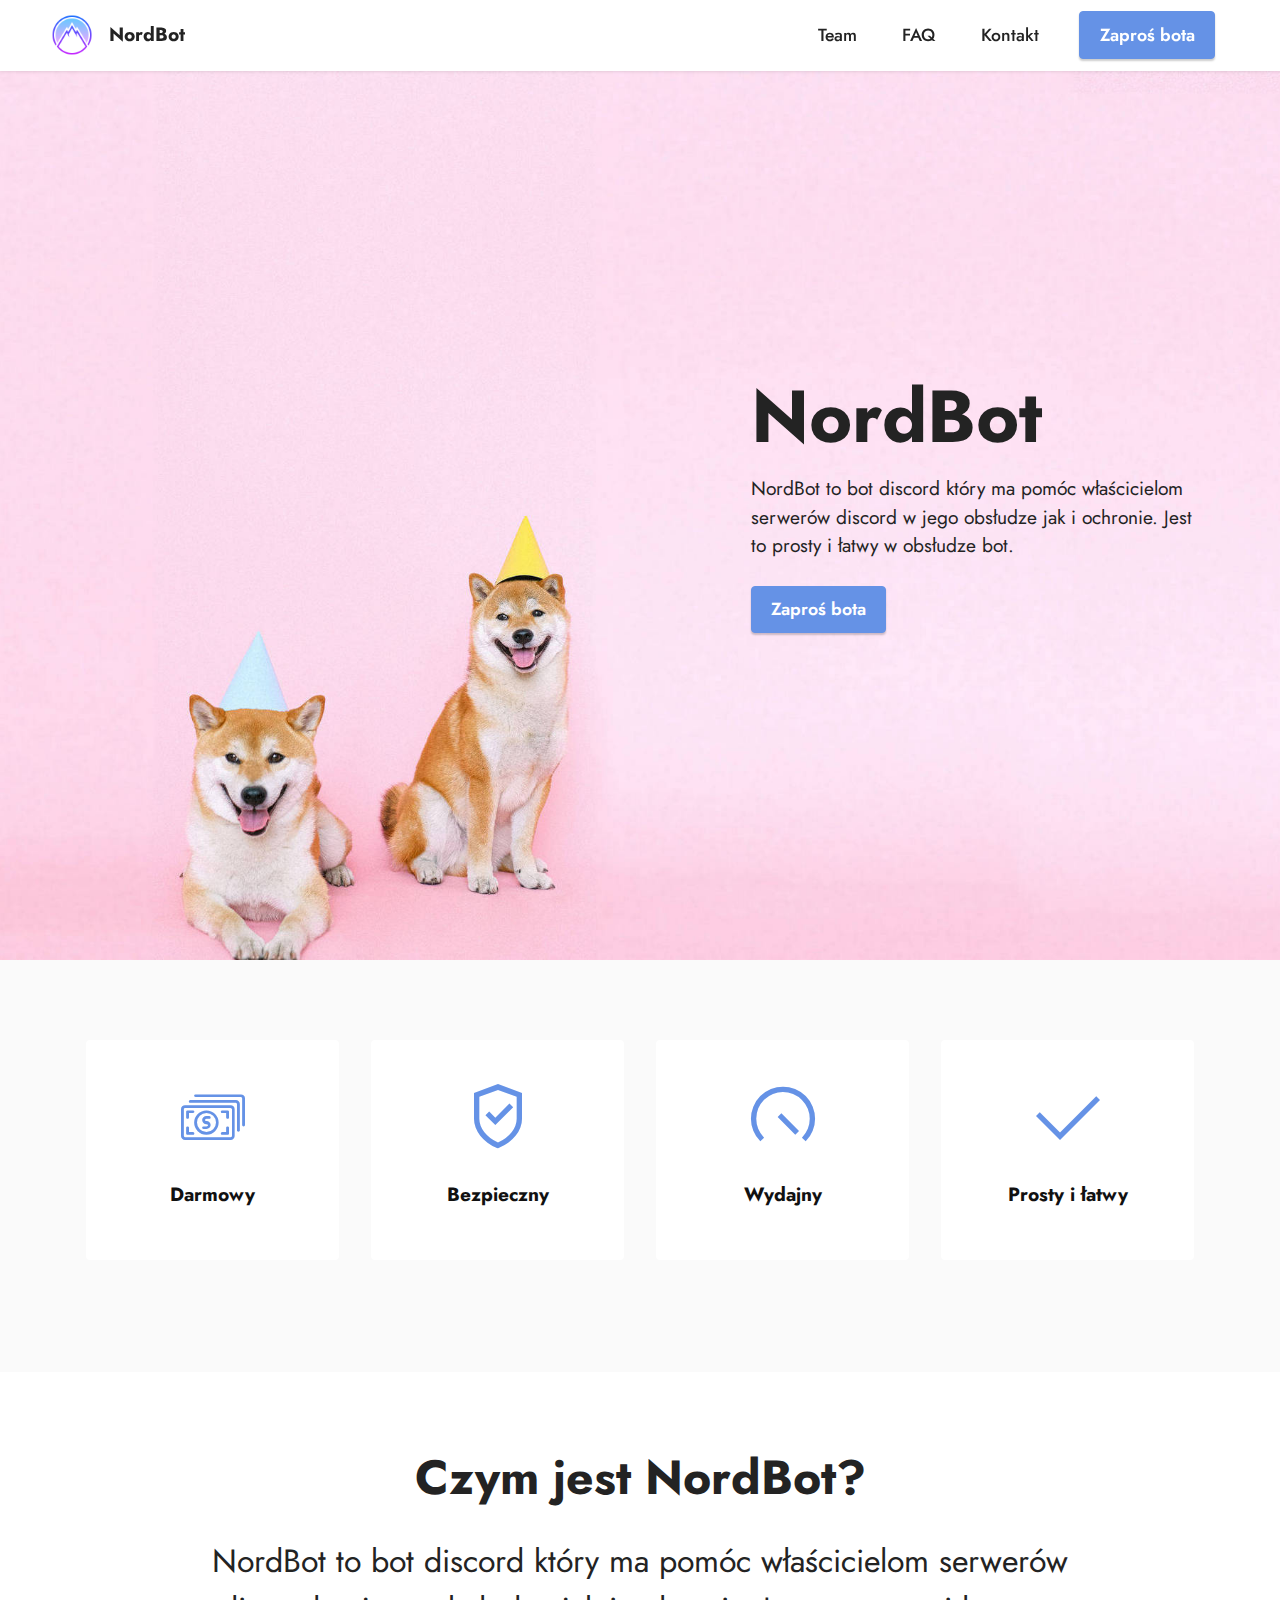
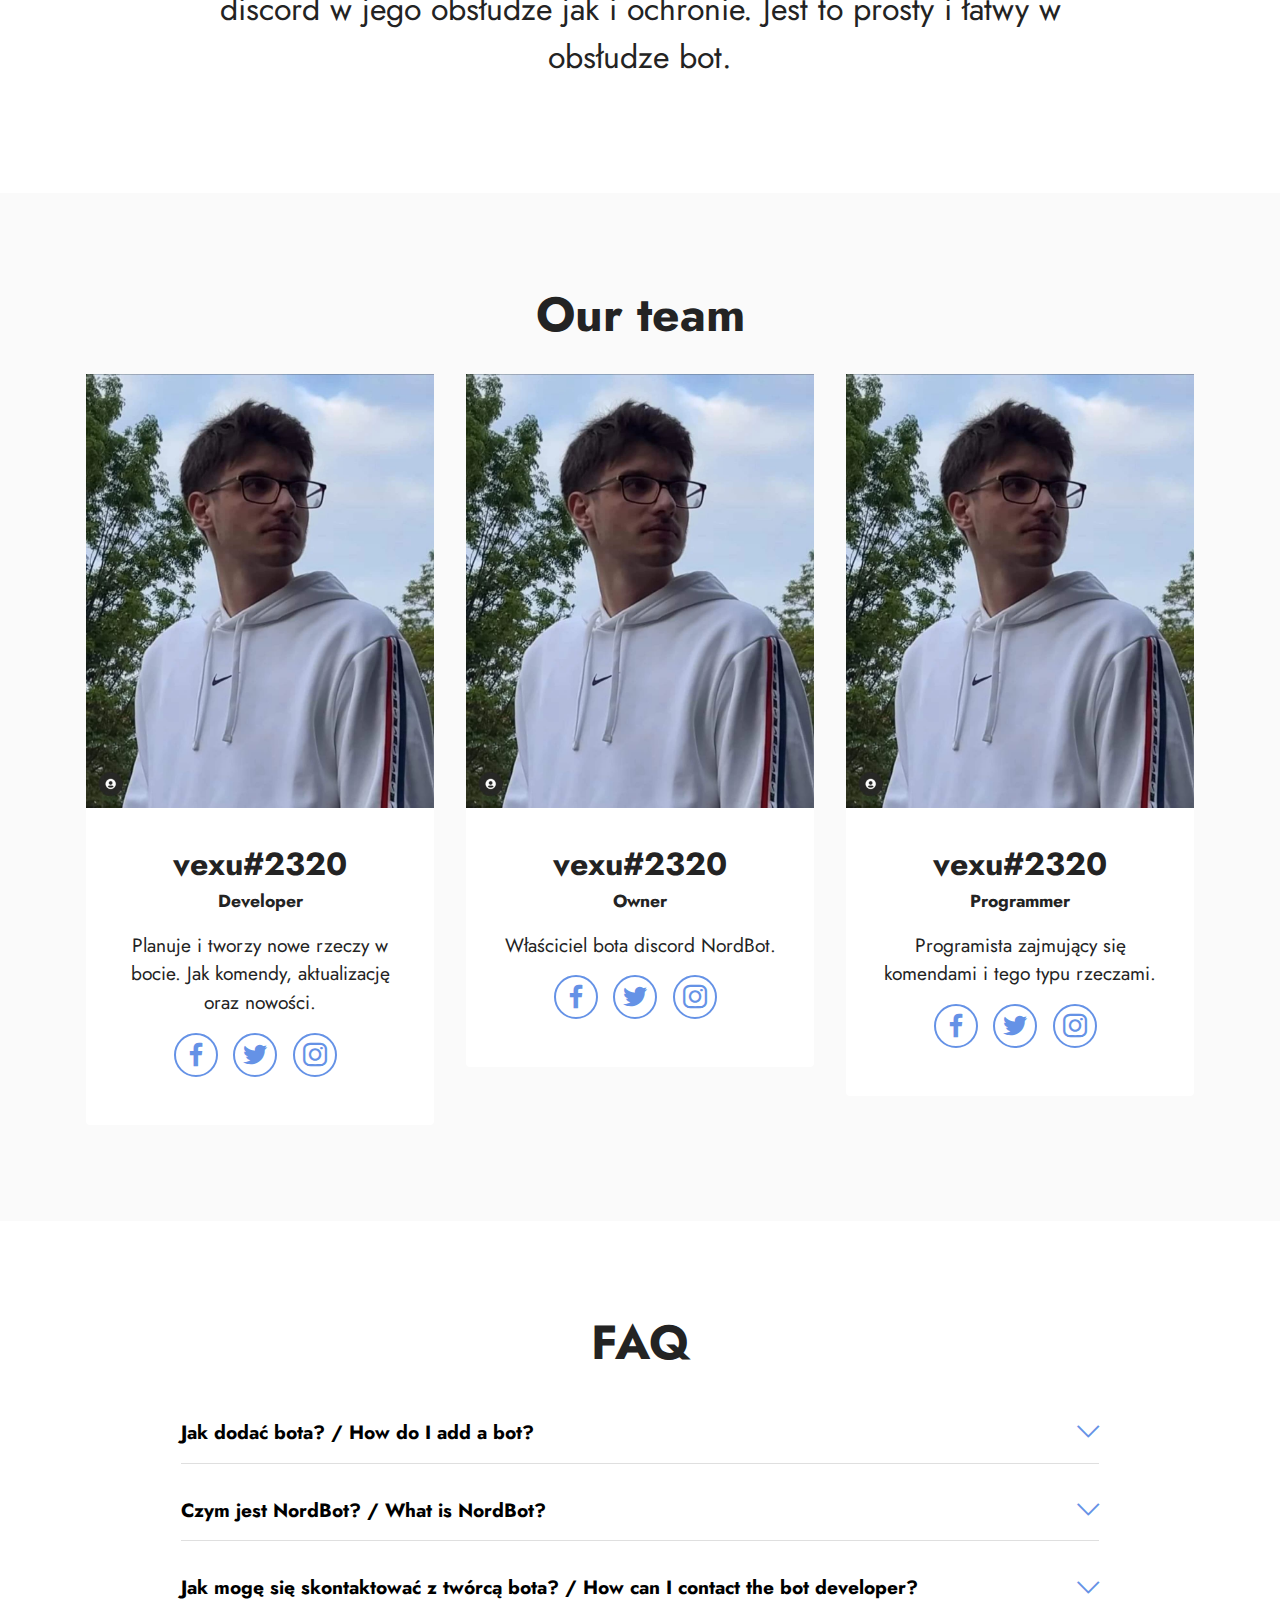
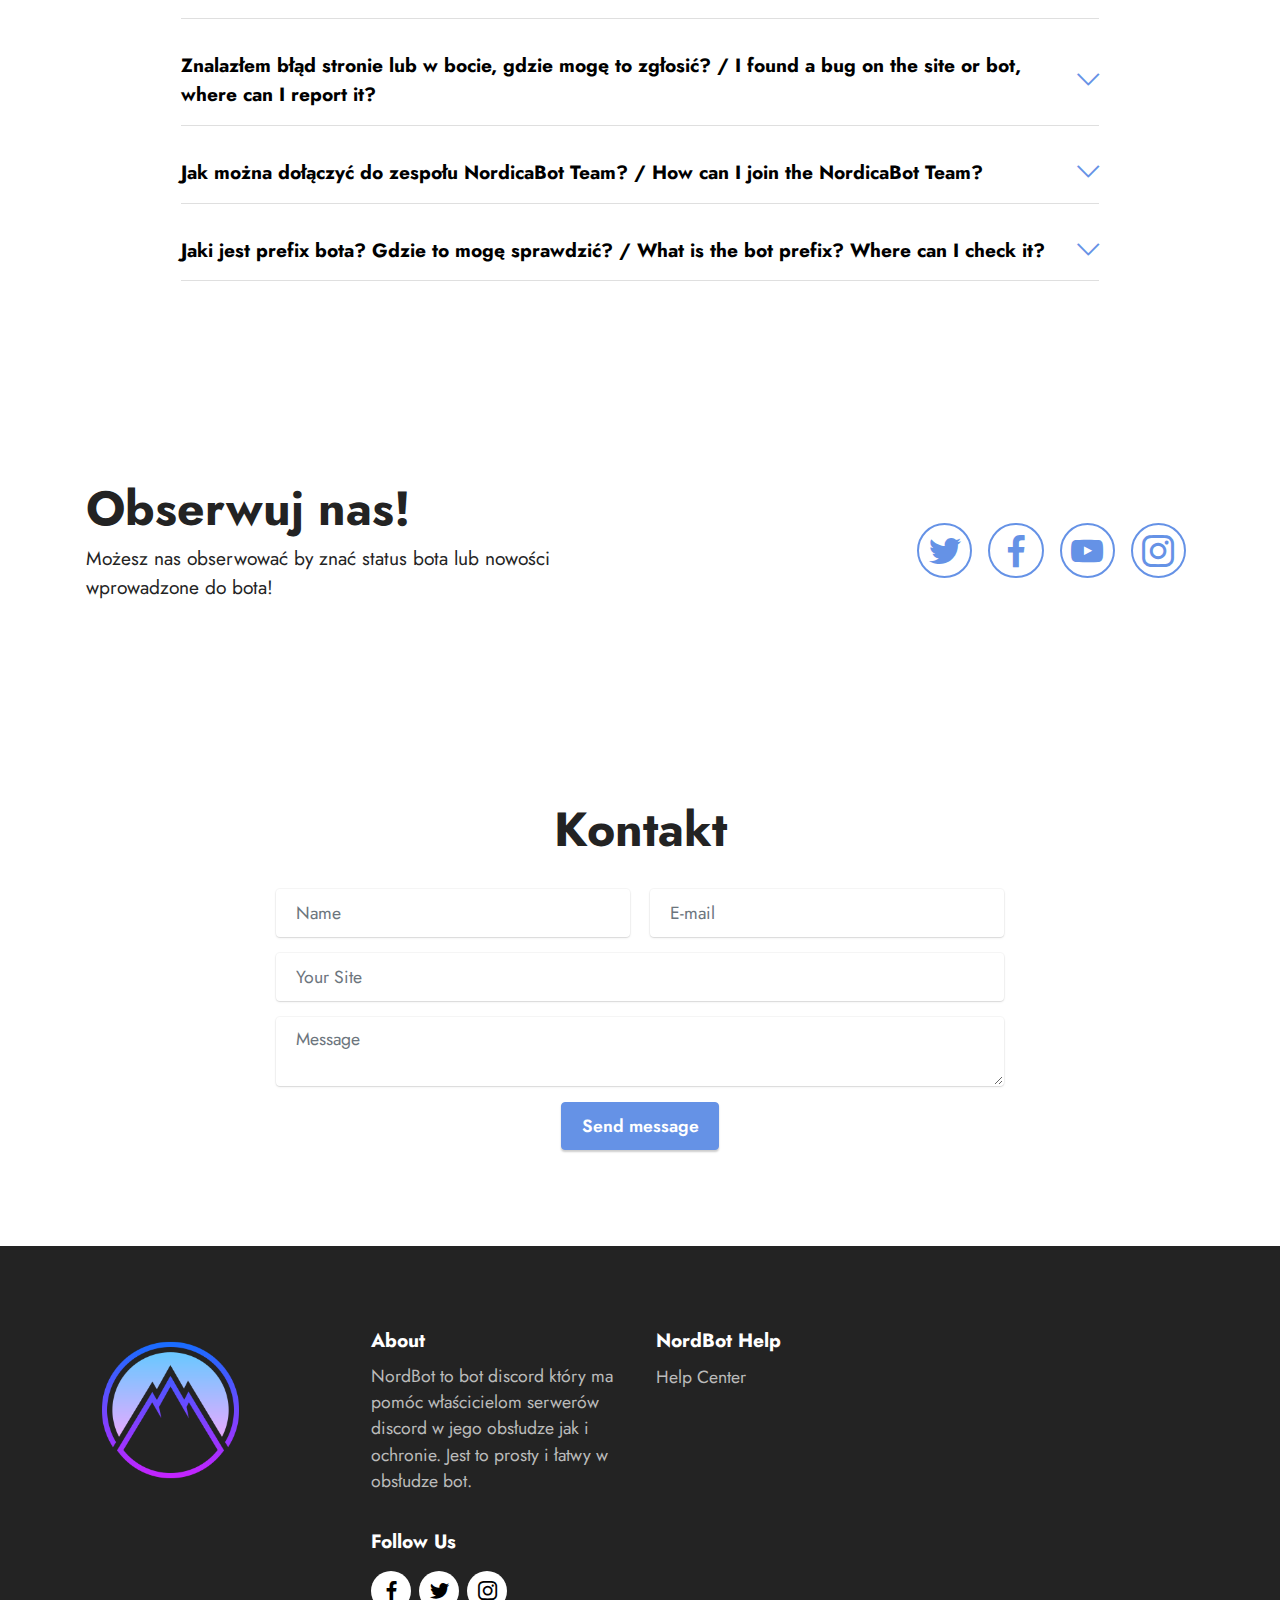
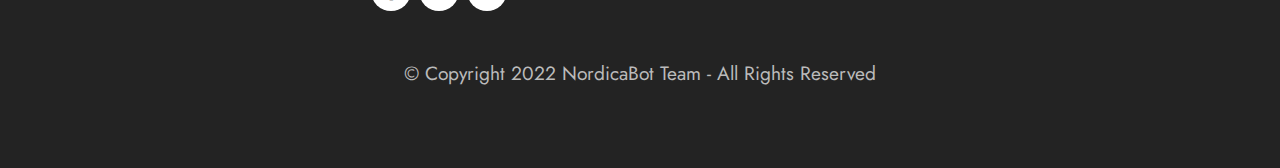
<file: index.html>
<!DOCTYPE html>
<html  >
<head>
  <!-- Site made with Mobirise Website Builder v5.6.8, https://mobirise.com -->
  <meta charset="UTF-8">
  <meta http-equiv="X-UA-Compatible" content="IE=edge">
  <meta name="generator" content="Mobirise v5.6.8, mobirise.com">
  <meta name="twitter:card" content="summary_large_image"/>
  <meta name="twitter:image:src" content="">
  <meta property="og:image" content="">
  <meta name="twitter:title" content="Home">
  <meta name="viewport" content="width=device-width, initial-scale=1, minimum-scale=1">
  <link rel="shortcut icon" href="assets/images/nord-bot.png" type="image/x-icon">
  <meta name="description" content="">
  
  
  <title>Home</title>
  <link rel="stylesheet" href="assets/web/assets/mobirise-icons2/mobirise2.css">
  <link rel="stylesheet" href="assets/web/assets/mobirise-icons/mobirise-icons.css">
  <link rel="stylesheet" href="assets/bootstrap/css/bootstrap.min.css">
  <link rel="stylesheet" href="assets/bootstrap/css/bootstrap-grid.min.css">
  <link rel="stylesheet" href="assets/bootstrap/css/bootstrap-reboot.min.css">
  <link rel="stylesheet" href="assets/dropdown/css/style.css">
  <link rel="stylesheet" href="assets/socicon/css/styles.css">
  <link rel="stylesheet" href="assets/theme/css/style.css">
  <link rel="preload" href="https://fonts.googleapis.com/css?family=Jost:100,200,300,400,500,600,700,800,900,100i,200i,300i,400i,500i,600i,700i,800i,900i&display=swap" as="style" onload="this.onload=null;this.rel='stylesheet'">
  <noscript><link rel="stylesheet" href="https://fonts.googleapis.com/css?family=Jost:100,200,300,400,500,600,700,800,900,100i,200i,300i,400i,500i,600i,700i,800i,900i&display=swap"></noscript>
  <link rel="preload" as="style" href="assets/mobirise/css/mbr-additional.css"><link rel="stylesheet" href="assets/mobirise/css/mbr-additional.css" type="text/css">
  
  
  
  
</head>
<body>
  
  <section data-bs-version="5.1" class="menu menu2 cid-t9lpayvU9u" once="menu" id="menu2-0">
    
    <nav class="navbar navbar-dropdown navbar-fixed-top navbar-expand-lg">
        <div class="container-fluid">
            <div class="navbar-brand">
                <span class="navbar-logo">
                    <a href="https://mobiri.se">
                        <img src="assets/images/nord-bot.png" alt="Mobirise Website Builder" style="height: 3rem;">
                    </a>
                </span>
                <span class="navbar-caption-wrap"><a class="navbar-caption text-black display-7" href="https://mobiri.se">NordBot</a></span>
            </div>
            <button class="navbar-toggler" type="button" data-toggle="collapse" data-bs-toggle="collapse" data-target="#navbarSupportedContent" data-bs-target="#navbarSupportedContent" aria-controls="navbarNavAltMarkup" aria-expanded="false" aria-label="Toggle navigation">
                <div class="hamburger">
                    <span></span>
                    <span></span>
                    <span></span>
                    <span></span>
                </div>
            </button>
            <div class="collapse navbar-collapse" id="navbarSupportedContent">
                <ul class="navbar-nav nav-dropdown" data-app-modern-menu="true"><li class="nav-item"><a class="nav-link link text-black text-primary display-4" href="index.html#team1-4">Team</a></li>
                    <li class="nav-item"><a class="nav-link link text-black text-primary display-4" href="index.html#content17-8">FAQ</a></li>
                    <li class="nav-item"><a class="nav-link link text-black text-primary display-4" href="index.html#form5-7">Kontakt</a>
                    </li></ul>
                
                <div class="navbar-buttons mbr-section-btn"><a class="btn btn-primary display-4" href="https://mobiri.se">Zaproś bota</a></div>
            </div>
        </div>
    </nav>
</section>

<section data-bs-version="5.1" class="header7 cid-t9lpfBzuc4 mbr-fullscreen" id="header7-1">

    

    
    

    <div class="text-right container">
        <div class="row justify-content-end">
            <div class="col-12 col-lg-5">
                <h1 class="mbr-section-title mbr-fonts-style mb-3 display-1"><strong>NordBot</strong></h1>
                
                <p class="mbr-text mbr-fonts-style display-7">NordBot to bot discord który ma pomóc właścicielom serwerów discord w jego obsłudze jak i ochronie. Jest to prosty i łatwy w obsłudze bot.<br></p>
                <div class="mbr-section-btn mt-3"><a class="btn btn-primary display-4" href="https://mobiri.se">Zaproś bota</a></div>
            </div>
        </div>
    </div>
</section>

<section data-bs-version="5.1" class="features1 cid-t9lppZAYHb" id="features2-2">

    

    
    
    <div class="container">
        <div class="row justify-content-center">
            <div class="col-12 col-md-6 col-lg-3">
                <div class="card-wrapper">
                    <div class="card-box align-center">
                        <span class="mbr-iconfont mbri-cash"></span>
                        <h4 class="card-title align-center mbr-black mbr-fonts-style display-7"><strong>Darmowy</strong></h4>
                    </div>
                </div>
            </div>
            <div class="col-12 col-md-6 col-lg-3">
                <div class="card-wrapper">
                    <div class="card-box align-center">
                        <span class="mbr-iconfont mobi-mbri-protect mobi-mbri"></span>
                        <h4 class="card-title align-center mbr-black mbr-fonts-style display-7"><strong>Bezpieczny</strong></h4>
                    </div>
                </div>
            </div>
            <div class="col-12 col-md-6 col-lg-3">
                <div class="card-wrapper">
                    <div class="card-box align-center">
                        <span class="mbr-iconfont mobi-mbri-speed mobi-mbri"></span>
                        <h4 class="card-title align-center mbr-black mbr-fonts-style display-7"><strong>Wydajny</strong></h4>
                    </div>
                </div>
            </div>
            <div class="col-12 col-md-6 col-lg-3">
                <div class="card-wrapper">
                    <div class="card-box align-center">
                        <span class="mbr-iconfont mobi-mbri-success mobi-mbri"></span>
                        <h4 class="card-title align-center mbr-black mbr-fonts-style display-7"><strong>Prosty i łatwy</strong></h4>
                    </div>
                </div>
            </div>
        </div>
    </div>
</section>

<section data-bs-version="5.1" class="content4 cid-t9lpBHsp1V" id="content4-3">
    

    
    
    <div class="container">
        <div class="row justify-content-center">
            <div class="title col-md-12 col-lg-10">
                <h3 class="mbr-section-title mbr-fonts-style align-center mb-4 display-2"><strong>Czym jest NordBot?</strong></h3>
                <h4 class="mbr-section-subtitle align-center mbr-fonts-style mb-4 display-5">NordBot to bot discord który ma pomóc właścicielom serwerów discord w jego obsłudze jak i ochronie. Jest to prosty i łatwy w obsłudze bot.</h4>
                
            </div>
        </div>
    </div>
</section>

<section data-bs-version="5.1" class="team1 cid-t9lpHSEsow" id="team1-4">
    

    
    
    <div class="container">
        <div class="row justify-content-center">
            <div class="col-12">
                <h3 class="mbr-section-title mbr-fonts-style align-center mb-4 display-2">
                    <strong>Our team</strong>
                </h3>
                
            </div>
            <div class="col-sm-6 col-lg-4">
                <div class="card-wrap">
                    <div class="image-wrap">
                        <img src="assets/images/281196917-1738765429794289-3897336322334501588-n.jpg" alt="Mobirise Website Builder">
                    </div>
                    <div class="content-wrap">
                        <h5 class="mbr-section-title card-title mbr-fonts-style align-center m-0 display-5"><strong>vexu#2320</strong></h5>
                        <h6 class="mbr-role mbr-fonts-style align-center mb-3 display-4"><strong>Developer</strong></h6>
                        <p class="card-text mbr-fonts-style align-center display-7">Planuje i tworzy nowe rzeczy w bocie. Jak komendy, aktualizację oraz nowości.</p>
                        <div class="social-row display-7">
                            <div class="soc-item">
                                <a href="http://google.com" target="_blank">
                                    <span class="mbr-iconfont socicon-facebook socicon"></span>
                                </a>
                            </div>
                            <div class="soc-item">
                                <a href="http://google.com" target="_blank">
                                    <span class="mbr-iconfont socicon-twitter socicon"></span>
                                </a>
                            </div>
                            <div class="soc-item">
                                <a href="http://google.com" target="_blank">
                                    <span class="mbr-iconfont socicon-instagram socicon"></span>
                                </a>
                            </div>
                            
                            
                        </div>
                        
                    </div>
                </div>
            </div>

            <div class="col-sm-6 col-lg-4">
                <div class="card-wrap">
                    <div class="image-wrap">
                        <img src="assets/images/281196917-1738765429794289-3897336322334501588-n.jpg" alt="Mobirise Website Builder">
                    </div>
                    <div class="content-wrap">
                        <h5 class="mbr-section-title card-title mbr-fonts-style align-center m-0 display-5"><strong>vexu#2320</strong></h5>
                        <h6 class="mbr-role mbr-fonts-style align-center mb-3 display-4"><strong>Owner</strong></h6>
                        <p class="card-text mbr-fonts-style align-center display-7">Właściciel bota discord NordBot.</p>
                        <div class="social-row display-7">
                            <div class="soc-item">
                                <a href="http://google.com" target="_blank">
                                    <span class="mbr-iconfont socicon-facebook socicon"></span>
                                </a>
                            </div>
                            <div class="soc-item">
                                <a href="http://google.com" target="_blank">
                                    <span class="mbr-iconfont socicon-twitter socicon"></span>
                                </a>
                            </div>
                            <div class="soc-item">
                                <a href="http://google.com" target="_blank">
                                    <span class="mbr-iconfont socicon-instagram socicon"></span>
                                </a>
                            </div>
                            
                            
                        </div>
                        
                    </div>
                </div>
            </div>

            <div class="col-sm-6 col-lg-4">
                <div class="card-wrap">
                    <div class="image-wrap">
                        <img src="assets/images/281196917-1738765429794289-3897336322334501588-n.jpg" alt="Mobirise Website Builder">
                    </div>
                    <div class="content-wrap">
                        <h5 class="mbr-section-title card-title mbr-fonts-style align-center m-0 display-5"><strong>vexu#2320</strong></h5>
                        <h6 class="mbr-role mbr-fonts-style align-center mb-3 display-4"><strong>Programmer</strong></h6>
                        <p class="card-text mbr-fonts-style align-center display-7">Programista zajmujący się komendami i tego typu rzeczami.</p>
                        <div class="social-row display-7">
                            <div class="soc-item">
                                <a href="http://google.com" target="_blank">
                                    <span class="mbr-iconfont socicon-facebook socicon"></span>
                                </a>
                            </div>
                            <div class="soc-item">
                                <a href="http://google.com" target="_blank">
                                    <span class="mbr-iconfont socicon-twitter socicon"></span>
                                </a>
                            </div>
                            <div class="soc-item">
                                <a href="http://google.com" target="_blank">
                                    <span class="mbr-iconfont socicon-instagram socicon"></span>
                                </a>
                            </div>
                            
                            
                        </div>
                        
                    </div>
                </div>
            </div>

            
        </div>
    </div>
</section>

<section data-bs-version="5.1" class="content17 cid-t9lpT4DgdT" id="content17-8">

    

    
    
    
    <div class="container">
        
            <div class="row justify-content-center">
                <div class="col-12 col-md-10">
                    <div class="section-head align-center mb-4">
                        <h3 class="mbr-section-title mb-0 mbr-fonts-style display-2"><strong>FAQ</strong>
                        </h3>
                        
                    </div>
                    
                    <div id="bootstrap-toggle" class="toggle-panel accordionStyles tab-content">
                        <div class="card mb-3">
                            <div class="card-header" role="tab" id="headingOne">
                                <a role="button" class="collapsed panel-title text-black" data-toggle="collapse" data-bs-toggle="collapse" data-core="" href="#collapse1_5" aria-expanded="false" aria-controls="collapse1">
                                    <h6 class="panel-title-edit mbr-fonts-style mb-0 display-7"><strong>Jak dodać bota? / How do I add a bot?</strong></h6>
                                    <span class="sign mbr-iconfont mbri-arrow-down"></span>
                                </a>
                            </div>
                            <div id="collapse1_5" class="panel-collapse noScroll collapse" role="tabpanel" aria-labelledby="headingOne">
                                <div class="panel-body">
                                    <p class="mbr-fonts-style panel-text display-7">Musisz kliknąć w przycisk lewo-górny Zaproś bota, przeniesie cię na stronę discord'a zapraszając bota na swój serwer!<br>You need to click on the left-top button Zaproś bota (Invite bot), it will take you to the discord page by inviting the bot to your server!<br></p>
                                </div>
                            </div>
                        </div>
                        <div class="card mb-3">
                            <div class="card-header" role="tab" id="headingTwo">
                                <a role="button" class="collapsed panel-title text-black" data-toggle="collapse" data-bs-toggle="collapse" data-core="" href="#collapse2_5" aria-expanded="false" aria-controls="collapse2">
                                    <h6 class="panel-title-edit mbr-fonts-style mb-0 display-7"><strong>Czym jest NordBot? / What is NordBot?</strong></h6>
                                    <span class="sign mbr-iconfont mbri-arrow-down"></span>
                                </a>

                            </div>
                            <div id="collapse2_5" class="panel-collapse noScroll collapse" role="tabpanel" aria-labelledby="headingTwo">
                                <div class="panel-body">
                                    <p class="mbr-fonts-style panel-text display-7">NordBot to bot discord który ma pomóc właścicielom serwerów discord w jego obsłudze jak i ochronie. Jest to prosty i łatwy w obsłudze bot!<br>NordBot is a discord bot that is supposed to help owners of discord servers in its operation and protection. It is a simple and easy to use bot!<br></p>
                                </div>
                            </div>
                        </div>
                        <div class="card mb-3">
                            <div class="card-header" role="tab" id="headingThree">
                                <a role="button" class="collapsed panel-title text-black" data-toggle="collapse" data-bs-toggle="collapse" data-core="" href="#collapse3_5" aria-expanded="false" aria-controls="collapse3">
                                    <h6 class="panel-title-edit mbr-fonts-style mb-0 display-7"><strong>Jak mogę się skontaktować z twórcą bota? / How can I contact the bot developer?</strong></h6>
                                    <span class="sign mbr-iconfont mbri-arrow-down"></span>
                                </a>
                            </div>
                            <div id="collapse3_5" class="panel-collapse noScroll collapse" role="tabpanel" aria-labelledby="headingThree">
                                <div class="panel-body">
                                    <p class="mbr-fonts-style panel-text display-7">By się skontaktować z twórcą bota, musisz mnie zaprosić na discord vexu#2320 i zaczekać aż zaakceptuj i napisz swój problem, prośbę itp!<br>To contact the creator of the bot, you need to invite me to discord vexu#2320 and wait until you accept and write your problem, request, etc!<br></p>
                                </div>
                            </div>
                        </div>
                        <div class="card mb-3">
                            <div class="card-header" role="tab" id="headingThree">
                                <a role="button" class="collapsed panel-title text-black" data-toggle="collapse" data-bs-toggle="collapse" data-core="" href="#collapse4_5" aria-expanded="false" aria-controls="collapse4">
                                    <h6 class="panel-title-edit mbr-fonts-style mb-0 display-7"><strong>Znalazłem błąd stronie lub w bocie, gdzie mogę to zgłosić? / I found a bug on the site or bot, where can I report it?</strong></h6>
                                    <span class="sign mbr-iconfont mbri-arrow-down"></span>
                                </a>
                            </div>
                            <div id="collapse4_5" class="panel-collapse noScroll collapse" role="tabpanel" aria-labelledby="headingThree">
                                <div class="panel-body">
                                    <p class="mbr-fonts-style panel-text display-7">Zgłoś to na discordzie bota lub do mnie vexu#2320!<br>Report it on the discord bot or to me vexu#2320!<br></p>
                                </div>
                            </div>
                        </div>
                        <div class="card mb-3">
                            <div class="card-header" role="tab" id="headingThree">
                                <a role="button" class="collapsed panel-title text-black" data-toggle="collapse" data-bs-toggle="collapse" data-core="" href="#collapse5_5" aria-expanded="false" aria-controls="collapse5">
                                   <h6 class="panel-title-edit mbr-fonts-style mb-0 display-7"><strong>Jak można dołączyć do zespołu NordicaBot Team? / How can I join the NordicaBot Team?</strong></h6>
                                        <span class="mbr-iconfont mobi-mbri-arrow-down mobi-mbri"></span>
                                </a>
                            </div>
                            <div id="collapse5_5" class="panel-collapse noScroll collapse" role="tabpanel" aria-labelledby="headingThree">
                                <div class="panel-body">
                                    <p class="mbr-fonts-style panel-text display-7">Musisz napisać podanie na discordzie bota. Na tą chwile jeszcze nie ma serwera bota discord, jednakże za niedługo się pojawi i będziesz mógł zgłosić się na ochotnika!<br>You need to write an application on the bot discord. At the moment there is no discord bot server yet, but it will appear soon and you will be able to volunteer!<br></p>
                                </div>
                            </div>
                        </div>
                        <div class="card mb-3">
                            <div class="card-header" role="tab" id="headingThree">
                                <a role="button" class="collapsed panel-title text-black" data-toggle="collapse" data-bs-toggle="collapse" data-core="" href="#collapse6_5" aria-expanded="false" aria-controls="collapse6">
                                    <h6 class="panel-title-edit mbr-fonts-style mb-0 display-7"><strong>Jaki jest prefix bota? Gdzie to mogę sprawdzić? /&nbsp;</strong><strong>What is the bot prefix? Where can I check it?</strong></h6>
                                    <span class="mbr-iconfont mobi-mbri-arrow-down mobi-mbri"></span>
                                </a>
                            </div>
                            <div id="collapse6_5" class="panel-collapse noScroll collapse" role="tabpanel" aria-labelledby="headingThree">
                                <div class="panel-body">
                                    <p class="mbr-fonts-style panel-text display-7">Prefix bota domyślny to [ n# ]. Gdyby zaszła zmiana prefixu poinformujemy o tym na wszystkich naszych mediach spółeczniościowym, ale będziesz mógł to zobaczyć w informacji o koncie bota discord. By to zobaczyć kliknij w niego [lewy przycisk myszy] i powinno być O MNIE.&nbsp;<br>The default bot prefix is [ n# ]. If there is a change in the prefix, we will inform you about it on all our social media, but you will be able to see it in the discord bot account information. To see it, click on it [left mouse button] and it should be About ME.&nbsp;<br></p>
                                </div>
                            </div>
                        </div>
                    </div>
                </div>
            </div>
        </div>
</section>

<section data-bs-version="5.1" class="contacts4 cid-t9lpKnYfZL" id="contacts4-5">

    

    
    

    <div class="container">
        <div class="row align-items-center justify-content-center">
            <div class="text-content col-12 col-md-6">
                <h2 class="mbr-section-title mbr-fonts-style display-2"><strong>Obserwuj nas!</strong></h2>
                <p class="mbr-text mbr-fonts-style display-7">Możesz nas obserwować by znać status bota lub nowości wprowadzone do bota!</p>
            </div>
            <div class="icons d-flex align-items-center col-12 col-md-6 justify-content-end mt-md-0 mt-2 flex-wrap">
                <a href="http://google.com" target="_blank">
                    <span class="mbr-iconfont mbr-iconfont-social socicon-twitter socicon"></span>
                </a>
                <a href="http://google.com" target="_blank">
                    <span class="mbr-iconfont mbr-iconfont-social socicon-facebook socicon"></span>
                </a>
                <a href="http://google.com" target="_blank">
                    <span class="mbr-iconfont mbr-iconfont-social socicon-youtube socicon"></span>
                </a>
                <a href="http://google.com" target="_blank">
                    <span class="mbr-iconfont mbr-iconfont-social socicon-instagram socicon"></span>
                </a>
                
                
                
                
                
                
            </div>
        </div>
    </div>
    
</section>

<section data-bs-version="5.1" class="form5 cid-t9lpRhx2iy" id="form5-7">
    
    
    <div class="container">
        <div class="mbr-section-head">
            <h3 class="mbr-section-title mbr-fonts-style align-center mb-0 display-2"><strong>Kontakt</strong></h3>
            
        </div>
        <div class="row justify-content-center mt-4">
            <div class="col-lg-8 mx-auto mbr-form" data-form-type="formoid">
                <form action="https://mobirise.eu/" method="POST" class="mbr-form form-with-styler" data-form-title="Form Name"><input type="hidden" name="email" data-form-email="true" value="Y2eu6hB381dIrXw4+r9SrgxXtjNBj6J487maNdgkOqf6zP/crswglbX0rqKL3zP3z4g1MsshTyFxmiiLcEE5I6oh1Lq+pIEfhPoFq4LlTG+dd9xBn9mAkcUaHPJtRcP4">
                    <div class="row">
                        <div hidden="hidden" data-form-alert="" class="alert alert-success col-12">Thanks for filling out the form!</div>
                        <div hidden="hidden" data-form-alert-danger="" class="alert alert-danger col-12">
                            Oops...! some problem!
                        </div>
                    </div>
                    <div class="dragArea row">
                        <div class="col-md col-sm-12 form-group mb-3" data-for="name">
                            <input type="text" name="name" placeholder="Name" data-form-field="name" class="form-control" value="" id="name-form5-7">
                        </div>
                        <div class="col-md col-sm-12 form-group mb-3" data-for="email">
                            <input type="email" name="email" placeholder="E-mail" data-form-field="email" class="form-control" value="" id="email-form5-7">
                        </div>
                        <div class="col-12 form-group mb-3" data-for="url">
                            <input type="url" name="url" placeholder="Your Site" data-form-field="url" class="form-control" value="" id="url-form5-7">
                        </div>
                        <div class="col-12 form-group mb-3" data-for="textarea">
                            <textarea name="textarea" placeholder="Message" data-form-field="textarea" class="form-control" id="textarea-form5-7"></textarea>
                        </div>
                        <div class="col-lg-12 col-md-12 col-sm-12 align-center mbr-section-btn">
                            <button type="submit" class="btn btn-primary display-4">Send message</button>
                        </div>
                    </div>
                </form>
            </div>
        </div>
    </div>
</section>

<section data-bs-version="5.1" class="footer4 cid-t9lpOtEq6m" once="footers" id="footer4-6">

    

    
    
    <div class="container">
        <div class="row mbr-white">
            <div class="col-6 col-lg-3">
                <div class="media-wrap col-md-8 col-12">
                    <a href="https://mobiri.se/">
                        <img src="assets/images/nord-bot.png" alt="Mobirise Website Builder">
                    </a>
                </div>
            </div>
            <div class="col-12 col-md-6 col-lg-3">
                <h5 class="mbr-section-subtitle mbr-fonts-style mb-2 display-7">
                    <strong>About</strong>
                </h5>
                <p class="mbr-text mbr-fonts-style mb-4 display-4">NordBot to bot discord który ma pomóc właścicielom serwerów discord w jego obsłudze jak i ochronie. Jest to prosty i łatwy w obsłudze bot.</p>
                <h5 class="mbr-section-subtitle mbr-fonts-style mb-3 display-7">
                    <strong>Follow Us</strong>
                </h5>
                <div class="social-row display-7">
                    <div class="soc-item">
                        <a href="http://google.com" target="_blank">
                            <span class="mbr-iconfont socicon-facebook socicon"></span>
                        </a>
                    </div>
                    <div class="soc-item">
                        <a href="http://google.com" target="_blank">
                            <span class="mbr-iconfont socicon-twitter socicon"></span>
                        </a>
                    </div>
                    <div class="soc-item">
                        <a href="http://google.com" target="_blank">
                            <span class="mbr-iconfont socicon-instagram socicon"></span>
                        </a>
                    </div>
                    
                </div>
            </div>
            <div class="col-12 col-md-6 col-lg-3">
                <h5 class="mbr-section-subtitle mbr-fonts-style mb-2 display-7"><strong>NordBot Help</strong></h5>
                <ul class="list mbr-fonts-style display-4">
                    <li class="mbr-text item-wrap">Help Center</li>
                    <li class="mbr-text item-wrap"><br></li>
                </ul>
            </div>
            <div class="col-12 col-md-6 col-lg-3">
                <h5 class="mbr-section-subtitle mbr-fonts-style mb-2 display-7"></h5>
                <ul class="list mbr-fonts-style display-4">
                    <li class="mbr-text item-wrap"><br></li>
                </ul>
            </div>
            <div class="col-12 mt-4">
                <p class="mbr-text mb-0 mbr-fonts-style copyright align-center display-7">
                    © Copyright 2022 NordicaBot Team - All Rights Reserved
                </p>
            </div>
        </div>
    </div>
  
  
</body>
</html>
</file>
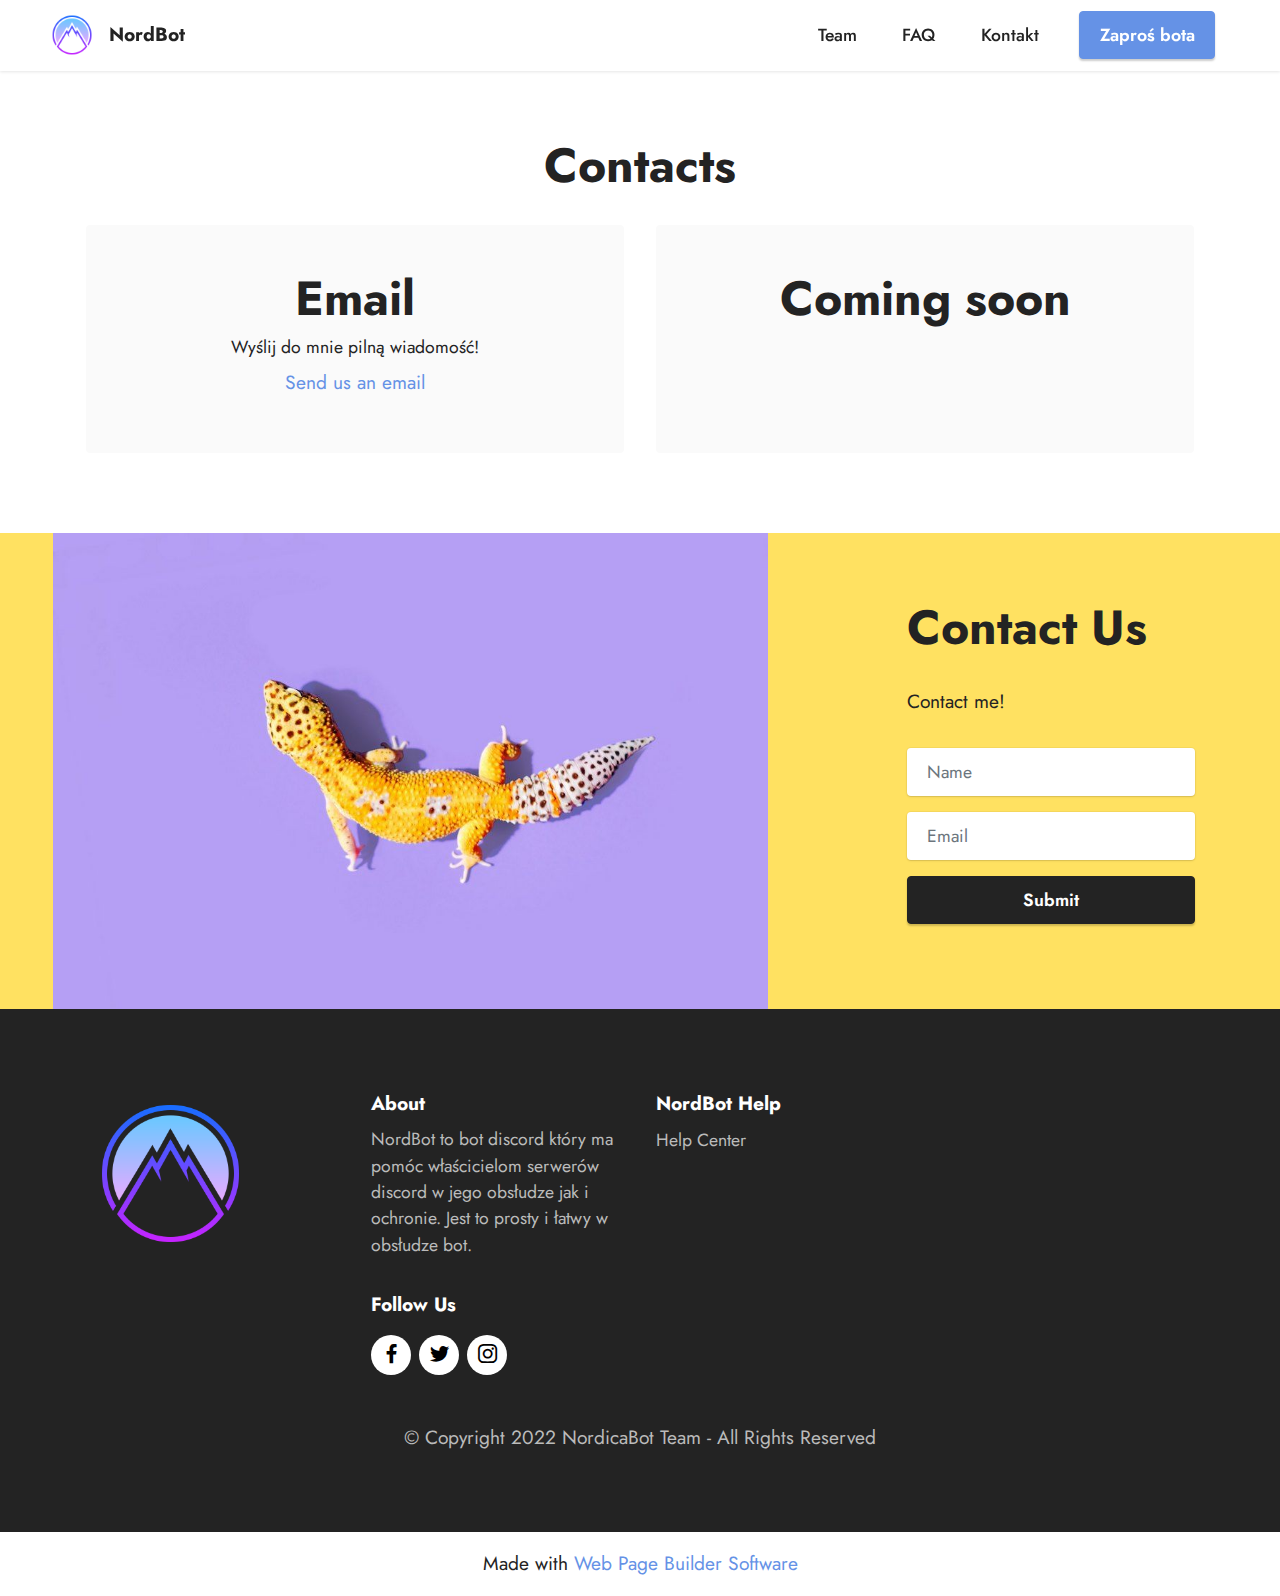
<file: helpcenter.html>
<!DOCTYPE html>
<html  >
<head>
  <!-- Site made with Mobirise Website Builder v5.6.8, https://mobirise.com -->
  <meta charset="UTF-8">
  <meta http-equiv="X-UA-Compatible" content="IE=edge">
  <meta name="generator" content="Mobirise v5.6.8, mobirise.com">
  <meta name="twitter:card" content="summary_large_image"/>
  <meta name="twitter:image:src" content="">
  <meta property="og:image" content="">
  <meta name="twitter:title" content="Help Center">
  <meta name="viewport" content="width=device-width, initial-scale=1, minimum-scale=1">
  <link rel="shortcut icon" href="assets/images/nord-bot.png" type="image/x-icon">
  <meta name="description" content="">
  
  
  <title>Help Center</title>
  <link rel="stylesheet" href="assets/web/assets/mobirise-icons2/mobirise2.css">
  <link rel="stylesheet" href="assets/bootstrap/css/bootstrap.min.css">
  <link rel="stylesheet" href="assets/bootstrap/css/bootstrap-grid.min.css">
  <link rel="stylesheet" href="assets/bootstrap/css/bootstrap-reboot.min.css">
  <link rel="stylesheet" href="assets/dropdown/css/style.css">
  <link rel="stylesheet" href="assets/socicon/css/styles.css">
  <link rel="stylesheet" href="assets/theme/css/style.css">
  <link rel="preload" href="https://fonts.googleapis.com/css2?family=Jost:ital,wght@0,400;0,700;1,400;1,700&display=swap&display=swap" as="style" onload="this.onload=null;this.rel='stylesheet'">
  <noscript><link rel="stylesheet" href="https://fonts.googleapis.com/css2?family=Jost:ital,wght@0,400;0,700;1,400;1,700&display=swap&display=swap"></noscript>
  <link rel="preload" as="style" href="assets/mobirise/css/mbr-additional.css"><link rel="stylesheet" href="assets/mobirise/css/mbr-additional.css" type="text/css">
  
  
  
  
</head>
<body>
  
  <section data-bs-version="5.1" class="menu menu2 cid-t9lpayvU9u" once="menu" id="menu2-9">
    
    <nav class="navbar navbar-dropdown navbar-fixed-top navbar-expand-lg">
        <div class="container-fluid">
            <div class="navbar-brand">
                <span class="navbar-logo">
                    <a href="https://mobiri.se">
                        <img src="assets/images/nord-bot.png" alt="Mobirise Website Builder" style="height: 3rem;">
                    </a>
                </span>
                <span class="navbar-caption-wrap"><a class="navbar-caption text-black display-7" href="https://mobiri.se">NordBot</a></span>
            </div>
            <button class="navbar-toggler" type="button" data-toggle="collapse" data-bs-toggle="collapse" data-target="#navbarSupportedContent" data-bs-target="#navbarSupportedContent" aria-controls="navbarNavAltMarkup" aria-expanded="false" aria-label="Toggle navigation">
                <div class="hamburger">
                    <span></span>
                    <span></span>
                    <span></span>
                    <span></span>
                </div>
            </button>
            <div class="collapse navbar-collapse" id="navbarSupportedContent">
                <ul class="navbar-nav nav-dropdown" data-app-modern-menu="true"><li class="nav-item"><a class="nav-link link text-black display-4" href="https://mobiri.se">Team</a></li>
                    <li class="nav-item"><a class="nav-link link text-black display-4" href="https://mobiri.se">FAQ</a></li>
                    <li class="nav-item"><a class="nav-link link text-black display-4" href="https://mobiri.se">Kontakt</a>
                    </li></ul>
                
                <div class="navbar-buttons mbr-section-btn"><a class="btn btn-primary display-4" href="https://mobiri.se">Zaproś bota</a></div>
            </div>
        </div>
    </nav>
</section>

<section data-bs-version="5.1" class="contacts1 cid-t9lxHivfr0" id="contacts1-b">

    

    
    
    <div class="container">
        <div class="mbr-section-head">
            <h3 class="mbr-section-title mbr-fonts-style align-center mb-0 display-2">
                <strong>Contacts</strong>
            </h3>
            <h4 class="mbr-section-subtitle mbr-fonts-style align-center mb-0 mt-2 display-5"></h4>
        </div>
        <div class="row justify-content-center mt-4">
            <div class="card col-12 col-lg-6">
                <div class="card-wrapper">
                    <div class="card-box align-center">
                        <div class="image-wrapper">
                            
                        </div>
                        <h4 class="card-title mbr-fonts-style mb-2 display-2">
                            <strong>Email</strong>
                        </h4>
                        <p class="mbr-text mbr-fonts-style mb-2 display-4">Wyślij do mnie pilną wiadomość!</p>
                        <h5 class="link mbr-fonts-style display-7"><a href="mailto:nordicaboteam@proton.me" class="text-primary">Send us an
                                email</a>
                        </h5>
                    </div>
                </div>
            </div>
            <div class="card col-12 col-lg-6">
                <div class="card-wrapper">
                    <div class="card-box align-center">
                        <div class="image-wrapper">
                            
                        </div>
                        <h4 class="card-title mbr-fonts-style align-center mb-2 display-2"><strong>Coming soon</strong></h4>
                        <p class="mbr-text mbr-fonts-style mb-2 display-4"></p>
                        <h5 class="link mbr-black mbr-fonts-style display-7"></h5>
                    </div>
                </div>
            </div>
        </div>
    </div>
</section>

<section data-bs-version="5.1" class="form3 cid-t9lxTCfdCn" id="form3-c">

    

    

    <div class="container-fluid">
        <div class="row justify-content-center">
            <div class="col-lg-7 col-12">
                <div class="image-wrapper">
                    <img class="w-100" src="assets/images/features6.jpg" alt="Mobirise Website Builder">
                </div>
            </div>
            <div class="col-lg-3 offset-lg-1 mbr-form" data-form-type="formoid">
                <form action="https://mobirise.eu/" method="POST" class="mbr-form form-with-styler" data-form-title="Form Name"><input type="hidden" name="email" data-form-email="true" value="J75FsZLO7W/k25weIrn18Nfi+pWPNagWdjL6WB6J+HiDz30MrUDmsHMcdcCepveWM3L6vUiX6pyIikc/SSfnpeybryWVHm5nqK5HHUHKfkPIlcAxIFKlfWhgwQ7+veVa">
                    <div class="row">
                        <div hidden="hidden" data-form-alert="" class="alert alert-success col-12">Thanks for filling out the form!</div>
                        <div hidden="hidden" data-form-alert-danger="" class="alert alert-danger col-12">
                            Oops...! some problem!
                        </div>
                    </div>
                    <div class="dragArea row">
                        <div class="col-lg-12 col-md-12 col-sm-12">
                            <h1 class="mbr-section-title mb-4 display-2">
                                <strong>Contact Us</strong>
                            </h1>
                        </div>
                        <div class="col-lg-12 col-md-12 col-sm-12">
                            <p class="mbr-text mbr-fonts-style mb-4 display-7">Contact me!</p>
                        </div>
                        <div data-for="name" class="col-lg-12 col-md col-sm-12 form-group mb-3">
                            <input type="text" name="name" placeholder="Name" data-form-field="name" class="form-control" value="" id="name-form3-c">
                        </div>
                        <div class="col-lg-12 col-md col-sm-12 form-group mb-3" data-for="email">
                            <input type="email" name="email" placeholder="Email" data-form-field="email" class="form-control" value="" id="email-form3-c">
                        </div>
                        <div class="col-md-auto col-12 mbr-section-btn">
                            <button type="submit" class="btn btn-black display-4">Submit</button>
                        </div>
                    </div>
                </form>
            </div>
            <div class="offset-lg-1"></div>
        </div>
    </div>
</section>

<section data-bs-version="5.1" class="footer4 cid-t9lpOtEq6m" once="footers" id="footer4-a">

    

    
    
    <div class="container">
        <div class="row mbr-white">
            <div class="col-6 col-lg-3">
                <div class="media-wrap col-md-8 col-12">
                    <a href="https://mobiri.se/">
                        <img src="assets/images/nord-bot.png" alt="Mobirise Website Builder">
                    </a>
                </div>
            </div>
            <div class="col-12 col-md-6 col-lg-3">
                <h5 class="mbr-section-subtitle mbr-fonts-style mb-2 display-7">
                    <strong>About</strong>
                </h5>
                <p class="mbr-text mbr-fonts-style mb-4 display-4">NordBot to bot discord który ma pomóc właścicielom serwerów discord w jego obsłudze jak i ochronie. Jest to prosty i łatwy w obsłudze bot.</p>
                <h5 class="mbr-section-subtitle mbr-fonts-style mb-3 display-7">
                    <strong>Follow Us</strong>
                </h5>
                <div class="social-row display-7">
                    <div class="soc-item">
                        <a href="http://google.com" target="_blank">
                            <span class="mbr-iconfont socicon-facebook socicon"></span>
                        </a>
                    </div>
                    <div class="soc-item">
                        <a href="http://google.com" target="_blank">
                            <span class="mbr-iconfont socicon-twitter socicon"></span>
                        </a>
                    </div>
                    <div class="soc-item">
                        <a href="http://google.com" target="_blank">
                            <span class="mbr-iconfont socicon-instagram socicon"></span>
                        </a>
                    </div>
                    
                </div>
            </div>
            <div class="col-12 col-md-6 col-lg-3">
                <h5 class="mbr-section-subtitle mbr-fonts-style mb-2 display-7"><strong>NordBot Help</strong></h5>
                <ul class="list mbr-fonts-style display-4">
                    <li class="mbr-text item-wrap">Help Center</li>
                    <li class="mbr-text item-wrap"><br></li>
                </ul>
            </div>
            <div class="col-12 col-md-6 col-lg-3">
                <h5 class="mbr-section-subtitle mbr-fonts-style mb-2 display-7"></h5>
                <ul class="list mbr-fonts-style display-4">
                    <li class="mbr-text item-wrap"><br></li>
                </ul>
            </div>
            <div class="col-12 mt-4">
                <p class="mbr-text mb-0 mbr-fonts-style copyright align-center display-7">
                    © Copyright 2022 NordicaBot Team - All Rights Reserved
                </p>
            </div>
        </div>
    </div>
</section><section class="display-7" style="padding: 0;align-items: center;justify-content: center;flex-wrap: wrap;    align-content: center;display: flex;position: relative;height: 4rem;"><a href="https://mobiri.se/" style="flex: 1 1;height: 4rem;position: absolute;width: 100%;z-index: 1;"><img alt="" style="height: 4rem;" src="[data-uri]"></a><p style="margin: 0;text-align: center;" class="display-7">Made with &#8204;</p><a style="z-index:1" href="https://mobirise.com"> Web Page  Builder Software</a></section><script src="assets/bootstrap/js/bootstrap.bundle.min.js"></script>  <script src="assets/smoothscroll/smooth-scroll.js"></script>  <script src="assets/ytplayer/index.js"></script>  <script src="assets/dropdown/js/navbar-dropdown.js"></script>  <script src="assets/theme/js/script.js"></script>  <script src="assets/formoid/formoid.min.js"></script>  
  
  
</body>
</html>
</file>
<file: assets/web/assets/mobirise-icons2/mobirise2.css>
@font-face {
  font-family: 'Moririse2';
  font-display: swap;
  src:  url('mobirise2.eot?f2bix4');
  src:  url('mobirise2.eot?f2bix4#iefix') format('embedded-opentype'),
    url('mobirise2.ttf?f2bix4') format('truetype'),
    url('mobirise2.woff?f2bix4') format('woff'),
    url('mobirise2.svg?f2bix4#mobirise2') format('svg');
  font-weight: normal;
  font-style: normal;
}

[class^="mobi-"], [class*=" mobi-"] {
  /* use !important to prevent issues with browser extensions that change fonts */
  font-family: 'Moririse2' !important;
  speak: none;
  font-style: normal;
  font-weight: normal;
  font-variant: normal;
  text-transform: none;
  line-height: 1;

  /* Better Font Rendering =========== */
  -webkit-font-smoothing: antialiased;
  -moz-osx-font-smoothing: grayscale;
}

.mobi-mbri-add-submenu:before {
  content: "\e900";
}
.mobi-mbri-alert:before {
  content: "\e901";
}
.mobi-mbri-align-center:before {
  content: "\e902";
}
.mobi-mbri-align-justify:before {
  content: "\e903";
}
.mobi-mbri-align-left:before {
  content: "\e904";
}
.mobi-mbri-align-right:before {
  content: "\e905";
}
.mobi-mbri-android:before {
  content: "\e906";
}
.mobi-mbri-apple:before {
  content: "\e907";
}
.mobi-mbri-arrow-down:before {
  content: "\e908";
}
.mobi-mbri-arrow-next:before {
  content: "\e909";
}
.mobi-mbri-arrow-prev:before {
  content: "\e90a";
}
.mobi-mbri-arrow-up:before {
  content: "\e90b";
}
.mobi-mbri-bold:before {
  content: "\e90c";
}
.mobi-mbri-bookmark:before {
  content: "\e90d";
}
.mobi-mbri-bootstrap:before {
  content: "\e90e";
}
.mobi-mbri-briefcase:before {
  content: "\e90f";
}
.mobi-mbri-browse:before {
  content: "\e910";
}
.mobi-mbri-bulleted-list:before {
  content: "\e911";
}
.mobi-mbri-calendar:before {
  content: "\e912";
}
.mobi-mbri-camera:before {
  content: "\e913";
}
.mobi-mbri-cart-add:before {
  content: "\e914";
}
.mobi-mbri-cart-full:before {
  content: "\e915";
}
.mobi-mbri-cash:before {
  content: "\e916";
}
.mobi-mbri-change-style:before {
  content: "\e917";
}
.mobi-mbri-chat:before {
  content: "\e918";
}
.mobi-mbri-clock:before {
  content: "\e919";
}
.mobi-mbri-close:before {
  content: "\e91a";
}
.mobi-mbri-cloud:before {
  content: "\e91b";
}
.mobi-mbri-code:before {
  content: "\e91c";
}
.mobi-mbri-contact-form:before {
  content: "\e91d";
}
.mobi-mbri-credit-card:before {
  content: "\e91e";
}
.mobi-mbri-cursor-click:before {
  content: "\e91f";
}
.mobi-mbri-cust-feedback:before {
  content: "\e920";
}
.mobi-mbri-database:before {
  content: "\e921";
}
.mobi-mbri-delivery:before {
  content: "\e922";
}
.mobi-mbri-desktop:before {
  content: "\e923";
}
.mobi-mbri-devices:before {
  content: "\e924";
}
.mobi-mbri-down:before {
  content: "\e925";
}
.mobi-mbri-download-2:before {
  content: "\e926";
}
.mobi-mbri-download:before {
  content: "\e927";
}
.mobi-mbri-drag-n-drop-2:before {
  content: "\e928";
}
.mobi-mbri-drag-n-drop:before {
  content: "\e929";
}
.mobi-mbri-edit-2:before {
  content: "\e92a";
}
.mobi-mbri-edit:before {
  content: "\e92b";
}
.mobi-mbri-error:before {
  content: "\e92c";
}
.mobi-mbri-extension:before {
  content: "\e92d";
}
.mobi-mbri-features:before {
  content: "\e92e";
}
.mobi-mbri-file:before {
  content: "\e92f";
}
.mobi-mbri-flag:before {
  content: "\e930";
}
.mobi-mbri-folder:before {
  content: "\e931";
}
.mobi-mbri-gift:before {
  content: "\e932";
}
.mobi-mbri-github:before {
  content: "\e933";
}
.mobi-mbri-globe-2:before {
  content: "\e934";
}
.mobi-mbri-globe:before {
  content: "\e935";
}
.mobi-mbri-growing-chart:before {
  content: "\e936";
}
.mobi-mbri-hearth:before {
  content: "\e937";
}
.mobi-mbri-help:before {
  content: "\e938";
}
.mobi-mbri-home:before {
  content: "\e939";
}
.mobi-mbri-hot-cup:before {
  content: "\e93a";
}
.mobi-mbri-idea:before {
  content: "\e93b";
}
.mobi-mbri-image-gallery:before {
  content: "\e93c";
}
.mobi-mbri-image-slider:before {
  content: "\e93d";
}
.mobi-mbri-info:before {
  content: "\e93e";
}
.mobi-mbri-italic:before {
  content: "\e93f";
}
.mobi-mbri-key:before {
  content: "\e940";
}
.mobi-mbri-laptop:before {
  content: "\e941";
}
.mobi-mbri-layers:before {
  content: "\e942";
}
.mobi-mbri-left-right:before {
  content: "\e943";
}
.mobi-mbri-left:before {
  content: "\e944";
}
.mobi-mbri-letter:before {
  content: "\e945";
}
.mobi-mbri-like:before {
  content: "\e946";
}
.mobi-mbri-link:before {
  content: "\e947";
}
.mobi-mbri-lock:before {
  content: "\e948";
}
.mobi-mbri-login:before {
  content: "\e949";
}
.mobi-mbri-logout:before {
  content: "\e94a";
}
.mobi-mbri-magic-stick:before {
  content: "\e94b";
}
.mobi-mbri-map-pin:before {
  content: "\e94c";
}
.mobi-mbri-menu:before {
  content: "\e94d";
}
.mobi-mbri-mobile-2:before {
  content: "\e94e";
}
.mobi-mbri-mobile-horizontal:before {
  content: "\e94f";
}
.mobi-mbri-mobile:before {
  content: "\e950";
}
.mobi-mbri-mobirise:before {
  content: "\e951";
}
.mobi-mbri-more-horizontal:before {
  content: "\e952";
}
.mobi-mbri-more-vertical:before {
  content: "\e953";
}
.mobi-mbri-music:before {
  content: "\e954";
}
.mobi-mbri-new-file:before {
  content: "\e955";
}
.mobi-mbri-numbered-list:before {
  content: "\e956";
}
.mobi-mbri-opened-folder:before {
  content: "\e957";
}
.mobi-mbri-pages:before {
  content: "\e958";
}
.mobi-mbri-paper-plane:before {
  content: "\e959";
}
.mobi-mbri-paperclip:before {
  content: "\e95a";
}
.mobi-mbri-phone:before {
  content: "\e95b";
}
.mobi-mbri-photo:before {
  content: "\e95c";
}
.mobi-mbri-photos:before {
  content: "\e95d";
}
.mobi-mbri-pin:before {
  content: "\e95e";
}
.mobi-mbri-play:before {
  content: "\e95f";
}
.mobi-mbri-plus:before {
  content: "\e960";
}
.mobi-mbri-preview:before {
  content: "\e961";
}
.mobi-mbri-print:before {
  content: "\e962";
}
.mobi-mbri-protect:before {
  content: "\e963";
}
.mobi-mbri-question:before {
  content: "\e964";
}
.mobi-mbri-quote-left:before {
  content: "\e965";
}
.mobi-mbri-quote-right:before {
  content: "\e966";
}
.mobi-mbri-redo:before {
  content: "\e967";
}
.mobi-mbri-refresh:before {
  content: "\e968";
}
.mobi-mbri-responsive-2:before {
  content: "\e969";
}
.mobi-mbri-responsive:before {
  content: "\e96a";
}
.mobi-mbri-right:before {
  content: "\e96b";
}
.mobi-mbri-rocket:before {
  content: "\e96c";
}
.mobi-mbri-sad-face:before {
  content: "\e96d";
}
.mobi-mbri-sale:before {
  content: "\e96e";
}
.mobi-mbri-save:before {
  content: "\e96f";
}
.mobi-mbri-search:before {
  content: "\e970";
}
.mobi-mbri-setting-2:before {
  content: "\e971";
}
.mobi-mbri-setting-3:before {
  content: "\e972";
}
.mobi-mbri-setting:before {
  content: "\e973";
}
.mobi-mbri-share:before {
  content: "\e974";
}
.mobi-mbri-shopping-bag:before {
  content: "\e975";
}
.mobi-mbri-shopping-basket:before {
  content: "\e976";
}
.mobi-mbri-shopping-cart:before {
  content: "\e977";
}
.mobi-mbri-sites:before {
  content: "\e978";
}
.mobi-mbri-smile-face:before {
  content: "\e979";
}
.mobi-mbri-speed:before {
  content: "\e97a";
}
.mobi-mbri-star:before {
  content: "\e97b";
}
.mobi-mbri-success:before {
  content: "\e97c";
}
.mobi-mbri-sun:before {
  content: "\e97d";
}
.mobi-mbri-sun2:before {
  content: "\e97e";
}
.mobi-mbri-tablet-vertical:before {
  content: "\e97f";
}
.mobi-mbri-tablet:before {
  content: "\e980";
}
.mobi-mbri-target:before {
  content: "\e981";
}
.mobi-mbri-timer:before {
  content: "\e982";
}
.mobi-mbri-to-ftp:before {
  content: "\e983";
}
.mobi-mbri-to-local-drive:before {
  content: "\e984";
}
.mobi-mbri-touch-swipe:before {
  content: "\e985";
}
.mobi-mbri-touch:before {
  content: "\e986";
}
.mobi-mbri-trash:before {
  content: "\e987";
}
.mobi-mbri-underline:before {
  content: "\e988";
}
.mobi-mbri-undo:before {
  content: "\e989";
}
.mobi-mbri-unlink:before {
  content: "\e98a";
}
.mobi-mbri-unlock:before {
  content: "\e98b";
}
.mobi-mbri-up-down:before {
  content: "\e98c";
}
.mobi-mbri-up:before {
  content: "\e98d";
}
.mobi-mbri-update:before {
  content: "\e98e";
}
.mobi-mbri-upload-2:before {
  content: "\e98f";
}
.mobi-mbri-upload:before {
  content: "\e990";
}
.mobi-mbri-user-2:before {
  content: "\e991";
}
.mobi-mbri-user:before {
  content: "\e992";
}
.mobi-mbri-users:before {
  content: "\e993";
}
.mobi-mbri-video-play:before {
  content: "\e994";
}
.mobi-mbri-video:before {
  content: "\e995";
}
.mobi-mbri-watch:before {
  content: "\e996";
}
.mobi-mbri-website-theme-2:before {
  content: "\e997";
}
.mobi-mbri-website-theme:before {
  content: "\e998";
}
.mobi-mbri-wifi:before {
  content: "\e999";
}
.mobi-mbri-windows:before {
  content: "\e99a";
}
.mobi-mbri-zoom-in:before {
  content: "\e99b";
}
.mobi-mbri-zoom-out:before {
  content: "\e99c";
}
</file>
<file: assets/web/assets/mobirise-icons/mobirise-icons.css>
@font-face {
  font-family: 'MobiriseIcons';
  src:  url('mobirise-icons.eot?spat4u');
  src:  url('mobirise-icons.eot?spat4u#iefix') format('embedded-opentype'),
    url('mobirise-icons.ttf?spat4u') format('truetype'),
    url('mobirise-icons.woff?spat4u') format('woff'),
    url('mobirise-icons.svg?spat4u#MobiriseIcons') format('svg');
  font-weight: normal;
  font-style: normal;
  font-display: swap;
}

[class^="mbri-"], [class*=" mbri-"] {
  /* use !important to prevent issues with browser extensions that change fonts */
  font-family: MobiriseIcons !important;
  speak: none;
  font-style: normal;
  font-weight: normal;
  font-variant: normal;
  text-transform: none;
  line-height: 1;

  /* Better Font Rendering =========== */
  -webkit-font-smoothing: antialiased;
  -moz-osx-font-smoothing: grayscale;
}

.mbri-add-submenu:before {
  content: "\e900";
}
.mbri-alert:before {
  content: "\e901";
}
.mbri-align-center:before {
  content: "\e902";
}
.mbri-align-justify:before {
  content: "\e903";
}
.mbri-align-left:before {
  content: "\e904";
}
.mbri-align-right:before {
  content: "\e905";
}
.mbri-android:before {
  content: "\e906";
}
.mbri-apple:before {
  content: "\e907";
}
.mbri-arrow-down:before {
  content: "\e908";
}
.mbri-arrow-next:before {
  content: "\e909";
}
.mbri-arrow-prev:before {
  content: "\e90a";
}
.mbri-arrow-up:before {
  content: "\e90b";
}
.mbri-bold:before {
  content: "\e90c";
}
.mbri-bookmark:before {
  content: "\e90d";
}
.mbri-bootstrap:before {
  content: "\e90e";
}
.mbri-briefcase:before {
  content: "\e90f";
}
.mbri-browse:before {
  content: "\e910";
}
.mbri-bulleted-list:before {
  content: "\e911";
}
.mbri-calendar:before {
  content: "\e912";
}
.mbri-camera:before {
  content: "\e913";
}
.mbri-cart-add:before {
  content: "\e914";
}
.mbri-cart-full:before {
  content: "\e915";
}
.mbri-cash:before {
  content: "\e916";
}
.mbri-change-style:before {
  content: "\e917";
}
.mbri-chat:before {
  content: "\e918";
}
.mbri-clock:before {
  content: "\e919";
}
.mbri-close:before {
  content: "\e91a";
}
.mbri-cloud:before {
  content: "\e91b";
}
.mbri-code:before {
  content: "\e91c";
}
.mbri-contact-form:before {
  content: "\e91d";
}
.mbri-credit-card:before {
  content: "\e91e";
}
.mbri-cursor-click:before {
  content: "\e91f";
}
.mbri-cust-feedback:before {
  content: "\e920";
}
.mbri-database:before {
  content: "\e921";
}
.mbri-delivery:before {
  content: "\e922";
}
.mbri-desktop:before {
  content: "\e923";
}
.mbri-devices:before {
  content: "\e924";
}
.mbri-down:before {
  content: "\e925";
}
.mbri-download:before {
  content: "\e989";
}
.mbri-drag-n-drop:before {
  content: "\e927";
}
.mbri-drag-n-drop2:before {
  content: "\e928";
}
.mbri-edit:before {
  content: "\e929";
}
.mbri-edit2:before {
  content: "\e92a";
}
.mbri-error:before {
  content: "\e92b";
}
.mbri-extension:before {
  content: "\e92c";
}
.mbri-features:before {
  content: "\e92d";
}
.mbri-file:before {
  content: "\e92e";
}
.mbri-flag:before {
  content: "\e92f";
}
.mbri-folder:before {
  content: "\e930";
}
.mbri-gift:before {
  content: "\e931";
}
.mbri-github:before {
  content: "\e932";
}
.mbri-globe:before {
  content: "\e933";
}
.mbri-globe-2:before {
  content: "\e934";
}
.mbri-growing-chart:before {
  content: "\e935";
}
.mbri-hearth:before {
  content: "\e936";
}
.mbri-help:before {
  content: "\e937";
}
.mbri-home:before {
  content: "\e938";
}
.mbri-hot-cup:before {
  content: "\e939";
}
.mbri-idea:before {
  content: "\e93a";
}
.mbri-image-gallery:before {
  content: "\e93b";
}
.mbri-image-slider:before {
  content: "\e93c";
}
.mbri-info:before {
  content: "\e93d";
}
.mbri-italic:before {
  content: "\e93e";
}
.mbri-key:before {
  content: "\e93f";
}
.mbri-laptop:before {
  content: "\e940";
}
.mbri-layers:before {
  content: "\e941";
}
.mbri-left-right:before {
  content: "\e942";
}
.mbri-left:before {
  content: "\e943";
}
.mbri-letter:before {
  content: "\e944";
}
.mbri-like:before {
  content: "\e945";
}
.mbri-link:before {
  content: "\e946";
}
.mbri-lock:before {
  content: "\e947";
}
.mbri-login:before {
  content: "\e948";
}
.mbri-logout:before {
  content: "\e949";
}
.mbri-magic-stick:before {
  content: "\e94a";
}
.mbri-map-pin:before {
  content: "\e94b";
}
.mbri-menu:before {
  content: "\e94c";
}
.mbri-mobile:before {
  content: "\e94d";
}
.mbri-mobile2:before {
  content: "\e94e";
}
.mbri-mobirise:before {
  content: "\e94f";
}
.mbri-more-horizontal:before {
  content: "\e950";
}
.mbri-more-vertical:before {
  content: "\e951";
}
.mbri-music:before {
  content: "\e952";
}
.mbri-new-file:before {
  content: "\e953";
}
.mbri-numbered-list:before {
  content: "\e954";
}
.mbri-opened-folder:before {
  content: "\e955";
}
.mbri-pages:before {
  content: "\e956";
}
.mbri-paper-plane:before {
  content: "\e957";
}
.mbri-paperclip:before {
  content: "\e958";
}
.mbri-photo:before {
  content: "\e959";
}
.mbri-photos:before {
  content: "\e95a";
}
.mbri-pin:before {
  content: "\e95b";
}
.mbri-play:before {
  content: "\e95c";
}
.mbri-plus:before {
  content: "\e95d";
}
.mbri-preview:before {
  content: "\e95e";
}
.mbri-print:before {
  content: "\e95f";
}
.mbri-protect:before {
  content: "\e960";
}
.mbri-question:before {
  content: "\e961";
}
.mbri-quote-left:before {
  content: "\e962";
}
.mbri-quote-right:before {
  content: "\e963";
}
.mbri-refresh:before {
  content: "\e964";
}
.mbri-responsive:before {
  content: "\e965";
}
.mbri-right:before {
  content: "\e966";
}
.mbri-rocket:before {
  content: "\e967";
}
.mbri-sad-face:before {
  content: "\e968";
}
.mbri-sale:before {
  content: "\e969";
}
.mbri-save:before {
  content: "\e96a";
}
.mbri-search:before {
  content: "\e96b";
}
.mbri-setting:before {
  content: "\e96c";
}
.mbri-setting2:before {
  content: "\e96d";
}
.mbri-setting3:before {
  content: "\e96e";
}
.mbri-share:before {
  content: "\e96f";
}
.mbri-shopping-bag:before {
  content: "\e970";
}
.mbri-shopping-basket:before {
  content: "\e971";
}
.mbri-shopping-cart:before {
  content: "\e972";
}
.mbri-sites:before {
  content: "\e973";
}
.mbri-smile-face:before {
  content: "\e974";
}
.mbri-speed:before {
  content: "\e975";
}
.mbri-star:before {
  content: "\e976";
}
.mbri-success:before {
  content: "\e977";
}
.mbri-sun:before {
  content: "\e978";
}
.mbri-sun2:before {
  content: "\e979";
}
.mbri-tablet:before {
  content: "\e97a";
}
.mbri-tablet-vertical:before {
  content: "\e97b";
}
.mbri-target:before {
  content: "\e97c";
}
.mbri-timer:before {
  content: "\e97d";
}
.mbri-to-ftp:before {
  content: "\e97e";
}
.mbri-to-local-drive:before {
  content: "\e97f";
}
.mbri-touch-swipe:before {
  content: "\e980";
}
.mbri-touch:before {
  content: "\e981";
}
.mbri-trash:before {
  content: "\e982";
}
.mbri-underline:before {
  content: "\e983";
}
.mbri-unlink:before {
  content: "\e984";
}
.mbri-unlock:before {
  content: "\e985";
}
.mbri-up-down:before {
  content: "\e986";
}
.mbri-up:before {
  content: "\e987";
}
.mbri-update:before {
  content: "\e988";
}
.mbri-upload:before {
 content: "\e926"; 
}
.mbri-user:before {
  content: "\e98a";
}
.mbri-user2:before {
  content: "\e98b";
}
.mbri-users:before {
  content: "\e98c";
}
.mbri-video:before {
  content: "\e98d";
}
.mbri-video-play:before {
  content: "\e98e";
}
.mbri-watch:before {
  content: "\e98f";
}
.mbri-website-theme:before {
  content: "\e990";
}
.mbri-wifi:before {
  content: "\e991";
}
.mbri-windows:before {
  content: "\e992";
}
.mbri-zoom-out:before {
  content: "\e993";
}
.mbri-redo:before {
  content: "\e994";
}
.mbri-undo:before {
  content: "\e995";
}
</file>
<file: assets/dropdown/css/style.css>
.navbar-dropdown {
  left: 0;
  padding: 0;
  position: absolute;
  right: 0;
  top: 0;
  transition: all 0.45s ease;
  z-index: 1030;
  background: #282828; }
  .navbar-dropdown .navbar-logo {
    margin-right: 0.8rem;
    transition: margin 0.3s ease-in-out;
    vertical-align: middle; }
    .navbar-dropdown .navbar-logo img {
      height: 3.125rem;
      transition: all 0.3s ease-in-out; }
    .navbar-dropdown .navbar-logo.mbr-iconfont {
      font-size: 3.125rem;
      line-height: 3.125rem; }
  .navbar-dropdown .navbar-caption {
    font-weight: 700;
    white-space: normal;
    vertical-align: -4px;
    line-height: 3.125rem !important; }
    .navbar-dropdown .navbar-caption, .navbar-dropdown .navbar-caption:hover {
      color: inherit;
      text-decoration: none; }
  .navbar-dropdown .mbr-iconfont + .navbar-caption {
    vertical-align: -1px; }
  .navbar-dropdown.navbar-fixed-top {
    position: fixed; }
  .navbar-dropdown .navbar-brand span {
    vertical-align: -4px; }
  .navbar-dropdown.bg-color.transparent {
    background: none; }
  .navbar-dropdown.navbar-short .navbar-brand {
    padding: 0.625rem 0; }
    .navbar-dropdown.navbar-short .navbar-brand span {
      vertical-align: -1px; }
  .navbar-dropdown.navbar-short .navbar-caption {
    line-height: 2.375rem !important;
    vertical-align: -2px; }
  .navbar-dropdown.navbar-short .navbar-logo {
    margin-right: 0.5rem; }
    .navbar-dropdown.navbar-short .navbar-logo img {
      height: 2.375rem; }
    .navbar-dropdown.navbar-short .navbar-logo.mbr-iconfont {
      font-size: 2.375rem;
      line-height: 2.375rem; }
  .navbar-dropdown.navbar-short .mbr-table-cell {
    height: 3.625rem; }
  .navbar-dropdown .navbar-close {
    left: 0.6875rem;
    position: fixed;
    top: 0.75rem;
    z-index: 1000; }
  .navbar-dropdown .hamburger-icon {
    content: "";
    display: inline-block;
    vertical-align: middle;
    width: 16px;
    -webkit-box-shadow: 0 -6px 0 1px #282828,0 0 0 1px #282828,0 6px 0 1px #282828;
    -moz-box-shadow: 0 -6px 0 1px #282828,0 0 0 1px #282828,0 6px 0 1px #282828;
    box-shadow: 0 -6px 0 1px #282828,0 0 0 1px #282828,0 6px 0 1px #282828; }

.dropdown-menu .dropdown-toggle[data-toggle="dropdown-submenu"]::after {
  border-bottom: 0.35em solid transparent;
  border-left: 0.35em solid;
  border-right: 0;
  border-top: 0.35em solid transparent;
  margin-left: 0.3rem; }

.dropdown-menu .dropdown-item:focus {
  outline: 0; }

.nav-dropdown {
  font-size: 0.75rem;
  font-weight: 500;
  height: auto !important; }
  .nav-dropdown .nav-btn {
    padding-left: 1rem; }
  .nav-dropdown .link {
    margin: .667em 1.667em;
    font-weight: 500;
    padding: 0;
    transition: color .2s ease-in-out; }
    .nav-dropdown .link.dropdown-toggle {
      margin-right: 2.583em; }
      .nav-dropdown .link.dropdown-toggle::after {
        margin-left: .25rem;
        border-top: 0.35em solid;
        border-right: 0.35em solid transparent;
        border-left: 0.35em solid transparent;
        border-bottom: 0; }
      .nav-dropdown .link.dropdown-toggle[aria-expanded="true"] {
        margin: 0;
        padding: 0.667em 3.263em  0.667em 1.667em; }
  .nav-dropdown .link::after,
  .nav-dropdown .dropdown-item::after {
    color: inherit; }
  .nav-dropdown .btn {
    font-size: 0.75rem;
    font-weight: 700;
    letter-spacing: 0;
    margin-bottom: 0;
    padding-left: 1.25rem;
    padding-right: 1.25rem; }
  .nav-dropdown .dropdown-menu {
    border-radius: 0;
    border: 0;
    left: 0;
    margin: 0;
    padding-bottom: 1.25rem;
    padding-top: 1.25rem;
    position: relative; }
  .nav-dropdown .dropdown-submenu {
    margin-left: 0.125rem;
    top: 0; }
  .nav-dropdown .dropdown-item {
    font-weight: 500;
    line-height: 2;
    padding: 0.3846em 4.615em 0.3846em 1.5385em;
    position: relative;
    transition: color .2s ease-in-out, background-color .2s ease-in-out; }
    .nav-dropdown .dropdown-item::after {
      margin-top: -0.3077em;
      position: absolute;
      right: 1.1538em;
      top: 50%; }
    .nav-dropdown .dropdown-item:focus, .nav-dropdown .dropdown-item:hover {
      background: none; }

@media (max-width: 767px) {
  .nav-dropdown.navbar-toggleable-sm {
    bottom: 0;
    display: none;
    left: 0;
    overflow-x: hidden;
    position: fixed;
    top: 0;
    transform: translateX(-100%);
    -ms-transform: translateX(-100%);
    -webkit-transform: translateX(-100%);
    width: 18.75rem;
    z-index: 999; } }
.nav-dropdown.navbar-toggleable-xl {
  bottom: 0;
  display: none;
  left: 0;
  overflow-x: hidden;
  position: fixed;
  top: 0;
  transform: translateX(-100%);
  -ms-transform: translateX(-100%);
  -webkit-transform: translateX(-100%);
  width: 18.75rem;
  z-index: 999; }

.nav-dropdown-sm {
  display: block !important;
  overflow-x: hidden;
  overflow: auto;
  padding-top: 3.875rem; }
  .nav-dropdown-sm::after {
    content: "";
    display: block;
    height: 3rem;
    width: 100%; }
  .nav-dropdown-sm.collapse.in ~ .navbar-close {
    display: block !important; }
  .nav-dropdown-sm.collapsing, .nav-dropdown-sm.collapse.in {
    transform: translateX(0);
    -ms-transform: translateX(0);
    -webkit-transform: translateX(0);
    transition: all 0.25s ease-out;
    -webkit-transition: all 0.25s ease-out;
    background: #282828; }
  .nav-dropdown-sm.collapsing[aria-expanded="false"] {
    transform: translateX(-100%);
    -ms-transform: translateX(-100%);
    -webkit-transform: translateX(-100%); }
  .nav-dropdown-sm .nav-item {
    display: block;
    margin-left: 0 !important;
    padding-left: 0; }
  .nav-dropdown-sm .link,
  .nav-dropdown-sm .dropdown-item {
    border-top: 1px dotted rgba(255, 255, 255, 0.1);
    font-size: 0.8125rem;
    line-height: 1.6;
    margin: 0 !important;
    padding: 0.875rem 2.4rem 0.875rem 1.5625rem !important;
    position: relative;
    white-space: normal; }
    .nav-dropdown-sm .link:focus, .nav-dropdown-sm .link:hover,
    .nav-dropdown-sm .dropdown-item:focus,
    .nav-dropdown-sm .dropdown-item:hover {
      background: rgba(0, 0, 0, 0.2) !important;
      color: #c0a375; }
  .nav-dropdown-sm .nav-btn {
    position: relative;
    padding: 1.5625rem 1.5625rem 0 1.5625rem; }
    .nav-dropdown-sm .nav-btn::before {
      border-top: 1px dotted rgba(255, 255, 255, 0.1);
      content: "";
      left: 0;
      position: absolute;
      top: 0;
      width: 100%; }
    .nav-dropdown-sm .nav-btn + .nav-btn {
      padding-top: 0.625rem; }
      .nav-dropdown-sm .nav-btn + .nav-btn::before {
        display: none; }
  .nav-dropdown-sm .btn {
    padding: 0.625rem 0; }
  .nav-dropdown-sm .dropdown-toggle[data-toggle="dropdown-submenu"]::after {
    margin-left: .25rem;
    border-top: 0.35em solid;
    border-right: 0.35em solid transparent;
    border-left: 0.35em solid transparent;
    border-bottom: 0; }
  .nav-dropdown-sm .dropdown-toggle[data-toggle="dropdown-submenu"][aria-expanded="true"]::after {
    border-top: 0;
    border-right: 0.35em solid transparent;
    border-left: 0.35em solid transparent;
    border-bottom: 0.35em solid; }
  .nav-dropdown-sm .dropdown-menu {
    margin: 0;
    padding: 0;
    position: relative;
    top: 0;
    left: 0;
    width: 100%;
    border: 0;
    float: none;
    border-radius: 0;
    background: none; }
  .nav-dropdown-sm .dropdown-submenu {
    left: 100%;
    margin-left: 0.125rem;
    margin-top: -1.25rem;
    top: 0; }

.navbar-toggleable-sm .nav-dropdown .dropdown-menu {
  position: absolute; }

.navbar-toggleable-sm .nav-dropdown .dropdown-submenu {
  left: 100%;
  margin-left: 0.125rem;
  margin-top: -1.25rem;
  top: 0; }

.navbar-toggleable-sm.opened .nav-dropdown .dropdown-menu {
  position: relative; }

.navbar-toggleable-sm.opened .nav-dropdown .dropdown-submenu {
  left: 0;
  margin-left: 00rem;
  margin-top: 0rem;
  top: 0; }

.is-builder .nav-dropdown.collapsing {
  transition: none !important; }
</file>
<file: assets/socicon/css/styles.css>
@charset "UTF-8";

@font-face {
  font-family: 'Socicon';
  src:  url('../fonts/socicon.eot');
  src:  url('../fonts/socicon.eot?#iefix') format('embedded-opentype'),
    url('../fonts/socicon.woff2') format('woff2'),
    url('../fonts/socicon.ttf') format('truetype'),
    url('../fonts/socicon.woff') format('woff'),
    url('../fonts/socicon.svg#socicon') format('svg');
  font-weight: normal;
  font-style: normal;
  font-display: swap;
}

[data-icon]:before {
  font-family: "socicon" !important;
  content: attr(data-icon);
  font-style: normal !important;
  font-weight: normal !important;
  font-variant: normal !important;
  text-transform: none !important;
  speak: none;
  line-height: 1;
  -webkit-font-smoothing: antialiased;
  -moz-osx-font-smoothing: grayscale;
}

[class^="socicon-"], [class*=" socicon-"] {
  /* use !important to prevent issues with browser extensions that change fonts */
  font-family: 'Socicon' !important;
  speak: none;
  font-style: normal;
  font-weight: normal;
  font-variant: normal;
  text-transform: none;
  line-height: 1;

  /* Better Font Rendering =========== */
  -webkit-font-smoothing: antialiased;
  -moz-osx-font-smoothing: grayscale;
}

.socicon-eitaa:before {
  content: "\e97c";
}
.socicon-soroush:before {
  content: "\e97d";
}
.socicon-bale:before {
  content: "\e97e";
}
.socicon-zazzle:before {
  content: "\e97b";
}
.socicon-society6:before {
  content: "\e97a";
}
.socicon-redbubble:before {
  content: "\e979";
}
.socicon-avvo:before {
  content: "\e978";
}
.socicon-stitcher:before {
  content: "\e977";
}
.socicon-googlehangouts:before {
  content: "\e974";
}
.socicon-dlive:before {
  content: "\e975";
}
.socicon-vsco:before {
  content: "\e976";
}
.socicon-flipboard:before {
  content: "\e973";
}
.socicon-ubuntu:before {
  content: "\e958";
}
.socicon-artstation:before {
  content: "\e959";
}
.socicon-invision:before {
  content: "\e95a";
}
.socicon-torial:before {
  content: "\e95b";
}
.socicon-collectorz:before {
  content: "\e95c";
}
.socicon-seenthis:before {
  content: "\e95d";
}
.socicon-googleplaymusic:before {
  content: "\e95e";
}
.socicon-debian:before {
  content: "\e95f";
}
.socicon-filmfreeway:before {
  content: "\e960";
}
.socicon-gnome:before {
  content: "\e961";
}
.socicon-itchio:before {
  content: "\e962";
}
.socicon-jamendo:before {
  content: "\e963";
}
.socicon-mix:before {
  content: "\e964";
}
.socicon-sharepoint:before {
  content: "\e965";
}
.socicon-tinder:before {
  content: "\e966";
}
.socicon-windguru:before {
  content: "\e967";
}
.socicon-cdbaby:before {
  content: "\e968";
}
.socicon-elementaryos:before {
  content: "\e969";
}
.socicon-stage32:before {
  content: "\e96a";
}
.socicon-tiktok:before {
  content: "\e96b";
}
.socicon-gitter:before {
  content: "\e96c";
}
.socicon-letterboxd:before {
  content: "\e96d";
}
.socicon-threema:before {
  content: "\e96e";
}
.socicon-splice:before {
  content: "\e96f";
}
.socicon-metapop:before {
  content: "\e970";
}
.socicon-naver:before {
  content: "\e971";
}
.socicon-remote:before {
  content: "\e972";
}
.socicon-internet:before {
  content: "\e957";
}
.socicon-moddb:before {
  content: "\e94b";
}
.socicon-indiedb:before {
  content: "\e94c";
}
.socicon-traxsource:before {
  content: "\e94d";
}
.socicon-gamefor:before {
  content: "\e94e";
}
.socicon-pixiv:before {
  content: "\e94f";
}
.socicon-myanimelist:before {
  content: "\e950";
}
.socicon-blackberry:before {
  content: "\e951";
}
.socicon-wickr:before {
  content: "\e952";
}
.socicon-spip:before {
  content: "\e953";
}
.socicon-napster:before {
  content: "\e954";
}
.socicon-beatport:before {
  content: "\e955";
}
.socicon-hackerone:before {
  content: "\e956";
}
.socicon-hackernews:before {
  content: "\e946";
}
.socicon-smashwords:before {
  content: "\e947";
}
.socicon-kobo:before {
  content: "\e948";
}
.socicon-bookbub:before {
  content: "\e949";
}
.socicon-mailru:before {
  content: "\e94a";
}
.socicon-gitlab:before {
  content: "\e945";
}
.socicon-instructables:before {
  content: "\e944";
}
.socicon-portfolio:before {
  content: "\e943";
}
.socicon-codered:before {
  content: "\e940";
}
.socicon-origin:before {
  content: "\e941";
}
.socicon-nextdoor:before {
  content: "\e942";
}
.socicon-udemy:before {
  content: "\e93f";
}
.socicon-livemaster:before {
  content: "\e93e";
}
.socicon-crunchbase:before {
  content: "\e93b";
}
.socicon-homefy:before {
  content: "\e93c";
}
.socicon-calendly:before {
  content: "\e93d";
}
.socicon-realtor:before {
  content: "\e90f";
}
.socicon-tidal:before {
  content: "\e910";
}
.socicon-qobuz:before {
  content: "\e911";
}
.socicon-natgeo:before {
  content: "\e912";
}
.socicon-mastodon:before {
  content: "\e913";
}
.socicon-unsplash:before {
  content: "\e914";
}
.socicon-homeadvisor:before {
  content: "\e915";
}
.socicon-angieslist:before {
  content: "\e916";
}
.socicon-codepen:before {
  content: "\e917";
}
.socicon-slack:before {
  content: "\e918";
}
.socicon-openaigym:before {
  content: "\e919";
}
.socicon-logmein:before {
  content: "\e91a";
}
.socicon-fiverr:before {
  content: "\e91b";
}
.socicon-gotomeeting:before {
  content: "\e91c";
}
.socicon-aliexpress:before {
  content: "\e91d";
}
.socicon-guru:before {
  content: "\e91e";
}
.socicon-appstore:before {
  content: "\e91f";
}
.socicon-homes:before {
  content: "\e920";
}
.socicon-zoom:before {
  content: "\e921";
}
.socicon-alibaba:before {
  content: "\e922";
}
.socicon-craigslist:before {
  content: "\e923";
}
.socicon-wix:before {
  content: "\e924";
}
.socicon-redfin:before {
  content: "\e925";
}
.socicon-googlecalendar:before {
  content: "\e926";
}
.socicon-shopify:before {
  content: "\e927";
}
.socicon-freelancer:before {
  content: "\e928";
}
.socicon-seedrs:before {
  content: "\e929";
}
.socicon-bing:before {
  content: "\e92a";
}
.socicon-doodle:before {
  content: "\e92b";
}
.socicon-bonanza:before {
  content: "\e92c";
}
.socicon-squarespace:before {
  content: "\e92d";
}
.socicon-toptal:before {
  content: "\e92e";
}
.socicon-gust:before {
  content: "\e92f";
}
.socicon-ask:before {
  content: "\e930";
}
.socicon-trulia:before {
  content: "\e931";
}
.socicon-loomly:before {
  content: "\e932";
}
.socicon-ghost:before {
  content: "\e933";
}
.socicon-upwork:before {
  content: "\e934";
}
.socicon-fundable:before {
  content: "\e935";
}
.socicon-booking:before {
  content: "\e936";
}
.socicon-googlemaps:before {
  content: "\e937";
}
.socicon-zillow:before {
  content: "\e938";
}
.socicon-niconico:before {
  content: "\e939";
}
.socicon-toneden:before {
  content: "\e93a";
}
.socicon-augment:before {
  content: "\e908";
}
.socicon-bitbucket:before {
  content: "\e909";
}
.socicon-fyuse:before {
  content: "\e90a";
}
.socicon-yt-gaming:before {
  content: "\e90b";
}
.socicon-sketchfab:before {
  content: "\e90c";
}
.socicon-mobcrush:before {
  content: "\e90d";
}
.socicon-microsoft:before {
  content: "\e90e";
}
.socicon-pandora:before {
  content: "\e907";
}
.socicon-messenger:before {
  content: "\e906";
}
.socicon-gamewisp:before {
  content: "\e905";
}
.socicon-bloglovin:before {
  content: "\e904";
}
.socicon-tunein:before {
  content: "\e903";
}
.socicon-gamejolt:before {
  content: "\e901";
}
.socicon-trello:before {
  content: "\e902";
}
.socicon-spreadshirt:before {
  content: "\e900";
}
.socicon-500px:before {
  content: "\e000";
}
.socicon-8tracks:before {
  content: "\e001";
}
.socicon-airbnb:before {
  content: "\e002";
}
.socicon-alliance:before {
  content: "\e003";
}
.socicon-amazon:before {
  content: "\e004";
}
.socicon-amplement:before {
  content: "\e005";
}
.socicon-android:before {
  content: "\e006";
}
.socicon-angellist:before {
  content: "\e007";
}
.socicon-apple:before {
  content: "\e008";
}
.socicon-appnet:before {
  content: "\e009";
}
.socicon-baidu:before {
  content: "\e00a";
}
.socicon-bandcamp:before {
  content: "\e00b";
}
.socicon-battlenet:before {
  content: "\e00c";
}
.socicon-mixer:before {
  content: "\e00d";
}
.socicon-bebee:before {
  content: "\e00e";
}
.socicon-bebo:before {
  content: "\e00f";
}
.socicon-behance:before {
  content: "\e010";
}
.socicon-blizzard:before {
  content: "\e011";
}
.socicon-blogger:before {
  content: "\e012";
}
.socicon-buffer:before {
  content: "\e013";
}
.socicon-chrome:before {
  content: "\e014";
}
.socicon-coderwall:before {
  content: "\e015";
}
.socicon-curse:before {
  content: "\e016";
}
.socicon-dailymotion:before {
  content: "\e017";
}
.socicon-deezer:before {
  content: "\e018";
}
.socicon-delicious:before {
  content: "\e019";
}
.socicon-deviantart:before {
  content: "\e01a";
}
.socicon-diablo:before {
  content: "\e01b";
}
.socicon-digg:before {
  content: "\e01c";
}
.socicon-discord:before {
  content: "\e01d";
}
.socicon-disqus:before {
  content: "\e01e";
}
.socicon-douban:before {
  content: "\e01f";
}
.socicon-draugiem:before {
  content: "\e020";
}
.socicon-dribbble:before {
  content: "\e021";
}
.socicon-drupal:before {
  content: "\e022";
}
.socicon-ebay:before {
  content: "\e023";
}
.socicon-ello:before {
  content: "\e024";
}
.socicon-endomodo:before {
  content: "\e025";
}
.socicon-envato:before {
  content: "\e026";
}
.socicon-etsy:before {
  content: "\e027";
}
.socicon-facebook:before {
  content: "\e028";
}
.socicon-feedburner:before {
  content: "\e029";
}
.socicon-filmweb:before {
  content: "\e02a";
}
.socicon-firefox:before {
  content: "\e02b";
}
.socicon-flattr:before {
  content: "\e02c";
}
.socicon-flickr:before {
  content: "\e02d";
}
.socicon-formulr:before {
  content: "\e02e";
}
.socicon-forrst:before {
  content: "\e02f";
}
.socicon-foursquare:before {
  content: "\e030";
}
.socicon-friendfeed:before {
  content: "\e031";
}
.socicon-github:before {
  content: "\e032";
}
.socicon-goodreads:before {
  content: "\e033";
}
.socicon-google:before {
  content: "\e034";
}
.socicon-googlescholar:before {
  content: "\e035";
}
.socicon-googlegroups:before {
  content: "\e036";
}
.socicon-googlephotos:before {
  content: "\e037";
}
.socicon-googleplus:before {
  content: "\e038";
}
.socicon-grooveshark:before {
  content: "\e039";
}
.socicon-hackerrank:before {
  content: "\e03a";
}
.socicon-hearthstone:before {
  content: "\e03b";
}
.socicon-hellocoton:before {
  content: "\e03c";
}
.socicon-heroes:before {
  content: "\e03d";
}
.socicon-smashcast:before {
  content: "\e03e";
}
.socicon-horde:before {
  content: "\e03f";
}
.socicon-houzz:before {
  content: "\e040";
}
.socicon-icq:before {
  content: "\e041";
}
.socicon-identica:before {
  content: "\e042";
}
.socicon-imdb:before {
  content: "\e043";
}
.socicon-instagram:before {
  content: "\e044";
}
.socicon-issuu:before {
  content: "\e045";
}
.socicon-istock:before {
  content: "\e046";
}
.socicon-itunes:before {
  content: "\e047";
}
.socicon-keybase:before {
  content: "\e048";
}
.socicon-lanyrd:before {
  content: "\e049";
}
.socicon-lastfm:before {
  content: "\e04a";
}
.socicon-line:before {
  content: "\e04b";
}
.socicon-linkedin:before {
  content: "\e04c";
}
.socicon-livejournal:before {
  content: "\e04d";
}
.socicon-lyft:before {
  content: "\e04e";
}
.socicon-macos:before {
  content: "\e04f";
}
.socicon-mail:before {
  content: "\e050";
}
.socicon-medium:before {
  content: "\e051";
}
.socicon-meetup:before {
  content: "\e052";
}
.socicon-mixcloud:before {
  content: "\e053";
}
.socicon-modelmayhem:before {
  content: "\e054";
}
.socicon-mumble:before {
  content: "\e055";
}
.socicon-myspace:before {
  content: "\e056";
}
.socicon-newsvine:before {
  content: "\e057";
}
.socicon-nintendo:before {
  content: "\e058";
}
.socicon-npm:before {
  content: "\e059";
}
.socicon-odnoklassniki:before {
  content: "\e05a";
}
.socicon-openid:before {
  content: "\e05b";
}
.socicon-opera:before {
  content: "\e05c";
}
.socicon-outlook:before {
  content: "\e05d";
}
.socicon-overwatch:before {
  content: "\e05e";
}
.socicon-patreon:before {
  content: "\e05f";
}
.socicon-paypal:before {
  content: "\e060";
}
.socicon-periscope:before {
  content: "\e061";
}
.socicon-persona:before {
  content: "\e062";
}
.socicon-pinterest:before {
  content: "\e063";
}
.socicon-play:before {
  content: "\e064";
}
.socicon-player:before {
  content: "\e065";
}
.socicon-playstation:before {
  content: "\e066";
}
.socicon-pocket:before {
  content: "\e067";
}
.socicon-qq:before {
  content: "\e068";
}
.socicon-quora:before {
  content: "\e069";
}
.socicon-raidcall:before {
  content: "\e06a";
}
.socicon-ravelry:before {
  content: "\e06b";
}
.socicon-reddit:before {
  content: "\e06c";
}
.socicon-renren:before {
  content: "\e06d";
}
.socicon-researchgate:before {
  content: "\e06e";
}
.socicon-residentadvisor:before {
  content: "\e06f";
}
.socicon-reverbnation:before {
  content: "\e070";
}
.socicon-rss:before {
  content: "\e071";
}
.socicon-sharethis:before {
  content: "\e072";
}
.socicon-skype:before {
  content: "\e073";
}
.socicon-slideshare:before {
  content: "\e074";
}
.socicon-smugmug:before {
  content: "\e075";
}
.socicon-snapchat:before {
  content: "\e076";
}
.socicon-songkick:before {
  content: "\e077";
}
.socicon-soundcloud:before {
  content: "\e078";
}
.socicon-spotify:before {
  content: "\e079";
}
.socicon-stackexchange:before {
  content: "\e07a";
}
.socicon-stackoverflow:before {
  content: "\e07b";
}
.socicon-starcraft:before {
  content: "\e07c";
}
.socicon-stayfriends:before {
  content: "\e07d";
}
.socicon-steam:before {
  content: "\e07e";
}
.socicon-storehouse:before {
  content: "\e07f";
}
.socicon-strava:before {
  content: "\e080";
}
.socicon-streamjar:before {
  content: "\e081";
}
.socicon-stumbleupon:before {
  content: "\e082";
}
.socicon-swarm:before {
  content: "\e083";
}
.socicon-teamspeak:before {
  content: "\e084";
}
.socicon-teamviewer:before {
  content: "\e085";
}
.socicon-technorati:before {
  content: "\e086";
}
.socicon-telegram:before {
  content: "\e087";
}
.socicon-tripadvisor:before {
  content: "\e088";
}
.socicon-tripit:before {
  content: "\e089";
}
.socicon-triplej:before {
  content: "\e08a";
}
.socicon-tumblr:before {
  content: "\e08b";
}
.socicon-twitch:before {
  content: "\e08c";
}
.socicon-twitter:before {
  content: "\e08d";
}
.socicon-uber:before {
  content: "\e08e";
}
.socicon-ventrilo:before {
  content: "\e08f";
}
.socicon-viadeo:before {
  content: "\e090";
}
.socicon-viber:before {
  content: "\e091";
}
.socicon-viewbug:before {
  content: "\e092";
}
.socicon-vimeo:before {
  content: "\e093";
}
.socicon-vine:before {
  content: "\e094";
}
.socicon-vkontakte:before {
  content: "\e095";
}
.socicon-warcraft:before {
  content: "\e096";
}
.socicon-wechat:before {
  content: "\e097";
}
.socicon-weibo:before {
  content: "\e098";
}
.socicon-whatsapp:before {
  content: "\e099";
}
.socicon-wikipedia:before {
  content: "\e09a";
}
.socicon-windows:before {
  content: "\e09b";
}
.socicon-wordpress:before {
  content: "\e09c";
}
.socicon-wykop:before {
  content: "\e09d";
}
.socicon-xbox:before {
  content: "\e09e";
}
.socicon-xing:before {
  content: "\e09f";
}
.socicon-yahoo:before {
  content: "\e0a0";
}
.socicon-yammer:before {
  content: "\e0a1";
}
.socicon-yandex:before {
  content: "\e0a2";
}
.socicon-yelp:before {
  content: "\e0a3";
}
.socicon-younow:before {
  content: "\e0a4";
}
.socicon-youtube:before {
  content: "\e0a5";
}
.socicon-zapier:before {
  content: "\e0a6";
}
.socicon-zerply:before {
  content: "\e0a7";
}
.socicon-zomato:before {
  content: "\e0a8";
}
.socicon-zynga:before {
  content: "\e0a9";
}
</file>
<file: assets/theme/css/style.css>
@charset "UTF-8";
section {
  background-color: #ffffff;
}

body {
  font-style: normal;
  line-height: 1.5;
  font-weight: 400;
  color: #232323;
  position: relative;
}

button {
  background-color: transparent;
  border-color: transparent;
}

section,
.container,
.container-fluid {
  position: relative;
  word-wrap: break-word;
}

a.mbr-iconfont:hover {
  text-decoration: none;
}

.article .lead p,
.article .lead ul,
.article .lead ol,
.article .lead pre,
.article .lead blockquote {
  margin-bottom: 0;
}

a {
  font-style: normal;
  font-weight: 400;
  cursor: pointer;
}
a, a:hover {
  text-decoration: none;
}

.mbr-section-title {
  font-style: normal;
  line-height: 1.3;
}

.mbr-section-subtitle {
  line-height: 1.3;
}

.mbr-text {
  font-style: normal;
  line-height: 1.7;
}

h1,
h2,
h3,
h4,
h5,
h6,
.display-1,
.display-2,
.display-4,
.display-5,
.display-7,
span,
p,
a {
  line-height: 1;
  word-break: break-word;
  word-wrap: break-word;
  font-weight: 400;
}

b,
strong {
  font-weight: bold;
}

input:-webkit-autofill, input:-webkit-autofill:hover, input:-webkit-autofill:focus, input:-webkit-autofill:active {
  transition-delay: 9999s;
  -webkit-transition-property: background-color, color;
  transition-property: background-color, color;
}

textarea[type=hidden] {
  display: none;
}

section {
  background-position: 50% 50%;
  background-repeat: no-repeat;
  background-size: cover;
}
section .mbr-background-video,
section .mbr-background-video-preview {
  position: absolute;
  bottom: 0;
  left: 0;
  right: 0;
  top: 0;
}

.hidden {
  visibility: hidden;
}

.mbr-z-index20 {
  z-index: 20;
}

/*! Base colors */
.mbr-white {
  color: #ffffff;
}

.mbr-black {
  color: #111111;
}

.mbr-bg-white {
  background-color: #ffffff;
}

.mbr-bg-black {
  background-color: #000000;
}

/*! Text-aligns */
.align-left {
  text-align: left;
}

.align-center {
  text-align: center;
}

.align-right {
  text-align: right;
}

/*! Font-weight  */
.mbr-light {
  font-weight: 300;
}

.mbr-regular {
  font-weight: 400;
}

.mbr-semibold {
  font-weight: 500;
}

.mbr-bold {
  font-weight: 700;
}

/*! Media  */
.media-content {
  flex-basis: 100%;
}

.media-container-row {
  display: flex;
  flex-direction: row;
  flex-wrap: wrap;
  justify-content: center;
  align-content: center;
  align-items: start;
}
.media-container-row .media-size-item {
  width: 400px;
}

.media-container-column {
  display: flex;
  flex-direction: column;
  flex-wrap: wrap;
  justify-content: center;
  align-content: center;
  align-items: stretch;
}
.media-container-column > * {
  width: 100%;
}

@media (min-width: 992px) {
  .media-container-row {
    flex-wrap: nowrap;
  }
}
figure {
  margin-bottom: 0;
  overflow: hidden;
}

figure[mbr-media-size] {
  transition: width 0.1s;
}

img,
iframe {
  display: block;
  width: 100%;
}

.card {
  background-color: transparent;
  border: none;
}

.card-box {
  width: 100%;
}

.card-img {
  text-align: center;
  flex-shrink: 0;
  -webkit-flex-shrink: 0;
}

.media {
  max-width: 100%;
  margin: 0 auto;
}

.mbr-figure {
  align-self: center;
}

.media-container > div {
  max-width: 100%;
}

.mbr-figure img,
.card-img img {
  width: 100%;
}

@media (max-width: 991px) {
  .media-size-item {
    width: auto !important;
  }

  .media {
    width: auto;
  }

  .mbr-figure {
    width: 100% !important;
  }
}
/*! Buttons */
.mbr-section-btn {
  margin-left: -0.6rem;
  margin-right: -0.6rem;
  font-size: 0;
}

.btn {
  font-weight: 600;
  border-width: 1px;
  font-style: normal;
  margin: 0.6rem 0.6rem;
  white-space: normal;
  transition: all 0.2s ease-in-out;
  display: inline-flex;
  align-items: center;
  justify-content: center;
  word-break: break-word;
}

.btn-sm {
  font-weight: 600;
  letter-spacing: 0px;
  transition: all 0.3s ease-in-out;
}

.btn-md {
  font-weight: 600;
  letter-spacing: 0px;
  transition: all 0.3s ease-in-out;
}

.btn-lg {
  font-weight: 600;
  letter-spacing: 0px;
  transition: all 0.3s ease-in-out;
}

.btn-form {
  margin: 0;
}
.btn-form:hover {
  cursor: pointer;
}

nav .mbr-section-btn {
  margin-left: 0rem;
  margin-right: 0rem;
}

/*! Btn icon margin */
.btn .mbr-iconfont,
.btn.btn-sm .mbr-iconfont {
  order: 1;
  cursor: pointer;
  margin-left: 0.5rem;
  vertical-align: sub;
}

.btn.btn-md .mbr-iconfont,
.btn.btn-md .mbr-iconfont {
  margin-left: 0.8rem;
}

.mbr-regular {
  font-weight: 400;
}

.mbr-semibold {
  font-weight: 500;
}

.mbr-bold {
  font-weight: 700;
}

[type=submit] {
  -webkit-appearance: none;
}

/*! Full-screen */
.mbr-fullscreen .mbr-overlay {
  min-height: 100vh;
}

.mbr-fullscreen {
  display: flex;
  display: -moz-flex;
  display: -ms-flex;
  display: -o-flex;
  align-items: center;
  min-height: 100vh;
  padding-top: 3rem;
  padding-bottom: 3rem;
}

/*! Map */
.map {
  height: 25rem;
  position: relative;
}
.map iframe {
  width: 100%;
  height: 100%;
}

/*! Scroll to top arrow */
.mbr-arrow-up {
  bottom: 25px;
  right: 90px;
  position: fixed;
  text-align: right;
  z-index: 5000;
  color: #ffffff;
  font-size: 22px;
}

.mbr-arrow-up a {
  background: rgba(0, 0, 0, 0.2);
  border-radius: 50%;
  color: #fff;
  display: inline-block;
  height: 60px;
  width: 60px;
  border: 2px solid #fff;
  outline-style: none !important;
  position: relative;
  text-decoration: none;
  transition: all 0.3s ease-in-out;
  cursor: pointer;
  text-align: center;
}
.mbr-arrow-up a:hover {
  background-color: rgba(0, 0, 0, 0.4);
}
.mbr-arrow-up a i {
  line-height: 60px;
}

.mbr-arrow-up-icon {
  display: block;
  color: #fff;
}

.mbr-arrow-up-icon::before {
  content: "›";
  display: inline-block;
  font-family: serif;
  font-size: 22px;
  line-height: 1;
  font-style: normal;
  position: relative;
  top: 6px;
  left: -4px;
  transform: rotate(-90deg);
}

/*! Arrow Down */
.mbr-arrow {
  position: absolute;
  bottom: 45px;
  left: 50%;
  width: 60px;
  height: 60px;
  cursor: pointer;
  background-color: rgba(80, 80, 80, 0.5);
  border-radius: 50%;
  transform: translateX(-50%);
}
@media (max-width: 767px) {
  .mbr-arrow {
    display: none;
  }
}
.mbr-arrow > a {
  display: inline-block;
  text-decoration: none;
  outline-style: none;
  -webkit-animation: arrowdown 1.7s ease-in-out infinite;
          animation: arrowdown 1.7s ease-in-out infinite;
  color: #ffffff;
}
.mbr-arrow > a > i {
  position: absolute;
  top: -2px;
  left: 15px;
  font-size: 2rem;
}

#scrollToTop a i::before {
  content: "";
  position: absolute;
  display: block;
  border-bottom: 2.5px solid #fff;
  border-left: 2.5px solid #fff;
  width: 27.8%;
  height: 27.8%;
  left: 50%;
  top: 51%;
  transform: translateY(-30%) translateX(-50%) rotate(135deg);
}

@keyframes arrowdown {
  0% {
    transform: translateY(0px);
  }
  50% {
    transform: translateY(-5px);
  }
  100% {
    transform: translateY(0px);
  }
}
@-webkit-keyframes arrowdown {
  0% {
    transform: translateY(0px);
  }
  50% {
    transform: translateY(-5px);
  }
  100% {
    transform: translateY(0px);
  }
}
@media (max-width: 500px) {
  .mbr-arrow-up {
    left: 0;
    right: 0;
    text-align: center;
  }
}
/*Gradients animation*/
@keyframes gradient-animation {
  from {
    background-position: 0% 100%;
    -webkit-animation-timing-function: ease-in-out;
            animation-timing-function: ease-in-out;
  }
  to {
    background-position: 100% 0%;
    -webkit-animation-timing-function: ease-in-out;
            animation-timing-function: ease-in-out;
  }
}
@-webkit-keyframes gradient-animation {
  from {
    background-position: 0% 100%;
    -webkit-animation-timing-function: ease-in-out;
            animation-timing-function: ease-in-out;
  }
  to {
    background-position: 100% 0%;
    -webkit-animation-timing-function: ease-in-out;
            animation-timing-function: ease-in-out;
  }
}
.bg-gradient {
  background-size: 200% 200%;
  animation: gradient-animation 5s infinite alternate;
  -webkit-animation: gradient-animation 5s infinite alternate;
}

.menu .navbar-brand {
  display: -webkit-flex;
}
.menu .navbar-brand span {
  display: flex;
  display: -webkit-flex;
}
.menu .navbar-brand .navbar-caption-wrap {
  display: -webkit-flex;
}
.menu .navbar-brand .navbar-logo img {
  display: -webkit-flex;
  width: auto;
}
@media (min-width: 768px) and (max-width: 991px) {
  .menu .navbar-toggleable-sm .navbar-nav {
    display: -ms-flexbox;
  }
}
@media (max-width: 991px) {
  .menu .navbar-collapse {
    max-height: 93.5vh;
  }
  .menu .navbar-collapse.show {
    overflow: auto;
  }
}
@media (min-width: 992px) {
  .menu .navbar-nav.nav-dropdown {
    display: -webkit-flex;
  }
  .menu .navbar-toggleable-sm .navbar-collapse {
    display: -webkit-flex !important;
  }
  .menu .collapsed .navbar-collapse {
    max-height: 93.5vh;
  }
  .menu .collapsed .navbar-collapse.show {
    overflow: auto;
  }
}
@media (max-width: 767px) {
  .menu .navbar-collapse {
    max-height: 80vh;
  }
}

.nav-link .mbr-iconfont {
  margin-right: 0.5rem;
}

.navbar {
  display: -webkit-flex;
  -webkit-flex-wrap: wrap;
  -webkit-align-items: center;
  -webkit-justify-content: space-between;
}

.navbar-collapse {
  -webkit-flex-basis: 100%;
  -webkit-flex-grow: 1;
  -webkit-align-items: center;
}

.nav-dropdown .link {
  padding: 0.667em 1.667em !important;
  margin: 0 !important;
}

.nav {
  display: -webkit-flex;
  -webkit-flex-wrap: wrap;
}

.row {
  display: -webkit-flex;
  -webkit-flex-wrap: wrap;
}

.justify-content-center {
  -webkit-justify-content: center;
}

.form-inline {
  display: -webkit-flex;
}

.card-wrapper {
  -webkit-flex: 1;
}

.carousel-control {
  z-index: 10;
  display: -webkit-flex;
}

.carousel-controls {
  display: -webkit-flex;
}

.media {
  display: -webkit-flex;
}

.form-group:focus {
  outline: none;
}

.jq-selectbox__select {
  padding: 7px 0;
  position: relative;
}

.jq-selectbox__dropdown {
  overflow: hidden;
  border-radius: 10px;
  position: absolute;
  top: 100%;
  left: 0 !important;
  width: 100% !important;
}

.jq-selectbox__trigger-arrow {
  right: 0;
  transform: translateY(-50%);
}

.jq-selectbox li {
  padding: 1.07em 0.5em;
}

input[type=range] {
  padding-left: 0 !important;
  padding-right: 0 !important;
}

.modal-dialog,
.modal-content {
  height: 100%;
}

.modal-dialog .carousel-inner {
  height: calc(100vh - 1.75rem);
}
@media (max-width: 575px) {
  .modal-dialog .carousel-inner {
    height: calc(100vh - 1rem);
  }
}

.carousel-item {
  text-align: center;
}

.carousel-item img {
  margin: auto;
}

.navbar-toggler {
  align-self: flex-start;
  padding: 0.25rem 0.75rem;
  font-size: 1.25rem;
  line-height: 1;
  background: transparent;
  border: 1px solid transparent;
  border-radius: 0.25rem;
}

.navbar-toggler:focus,
.navbar-toggler:hover {
  text-decoration: none;
  box-shadow: none;
}

.navbar-toggler-icon {
  display: inline-block;
  width: 1.5em;
  height: 1.5em;
  vertical-align: middle;
  content: "";
  background: no-repeat center center;
  background-size: 100% 100%;
}

.navbar-toggler-left {
  position: absolute;
  left: 1rem;
}

.navbar-toggler-right {
  position: absolute;
  right: 1rem;
}

.card-img {
  width: auto;
}

.menu .navbar.collapsed:not(.beta-menu) {
  flex-direction: column;
}

.carousel-item.active,
.carousel-item-next,
.carousel-item-prev {
  display: flex;
}

.note-air-layout .dropup .dropdown-menu,
.note-air-layout .navbar-fixed-bottom .dropdown .dropdown-menu {
  bottom: initial !important;
}

html,
body {
  height: auto;
  min-height: 100vh;
}

.dropup .dropdown-toggle::after {
  display: none;
}

.form-asterisk {
  font-family: initial;
  position: absolute;
  top: -2px;
  font-weight: normal;
}

.form-control-label {
  position: relative;
  cursor: pointer;
  margin-bottom: 0.357em;
  padding: 0;
}

.alert {
  color: #ffffff;
  border-radius: 0;
  border: 0;
  font-size: 1.1rem;
  line-height: 1.5;
  margin-bottom: 1.875rem;
  padding: 1.25rem;
  position: relative;
  text-align: center;
}
.alert.alert-form::after {
  background-color: inherit;
  bottom: -7px;
  content: "";
  display: block;
  height: 14px;
  left: 50%;
  margin-left: -7px;
  position: absolute;
  transform: rotate(45deg);
  width: 14px;
}

.form-control {
  background-color: #ffffff;
  background-clip: border-box;
  color: #232323;
  line-height: 1rem !important;
  height: auto;
  padding: 0.6rem 1.2rem;
  transition: border-color 0.25s ease 0s;
  border: 1px solid transparent !important;
  border-radius: 4px;
  box-shadow: rgba(0, 0, 0, 0.07) 0px 1px 1px 0px, rgba(0, 0, 0, 0.07) 0px 1px 3px 0px, rgba(0, 0, 0, 0.03) 0px 0px 0px 1px;
}
.form-active .form-control:invalid {
  border-color: red;
}

form .row {
  margin-left: -0.6rem;
  margin-right: -0.6rem;
}
form .row [class*=col] {
  padding-left: 0.6rem;
  padding-right: 0.6rem;
}

form .mbr-section-btn {
  margin: 0;
  padding-left: 0.6rem;
  padding-right: 0.6rem;
}

form .btn {
  display: flex;
  padding: 0.6rem 1.2rem;
  margin: 0;
}

form .form-check-input {
  margin-top: 0.5;
}

textarea.form-control {
  line-height: 1.5rem !important;
}

.form-group {
  margin-bottom: 1.2rem;
}

.form-control,
form .btn {
  min-height: 48px;
}

.gdpr-block label span.textGDPR input[name=gdpr] {
  top: 7px;
}

.form-control:focus {
  box-shadow: none;
}

:focus {
  outline: none;
}

.mbr-overlay {
  background-color: #000;
  bottom: 0;
  left: 0;
  opacity: 0.5;
  position: absolute;
  right: 0;
  top: 0;
  z-index: 0;
  pointer-events: none;
}

blockquote {
  font-style: italic;
  padding: 3rem;
  font-size: 1.09rem;
  position: relative;
  border-left: 3px solid;
}

ul,
ol,
pre,
blockquote {
  margin-bottom: 2.3125rem;
}

.mt-4 {
  margin-top: 2rem !important;
}

.mb-4 {
  margin-bottom: 2rem !important;
}

@media (min-width: 992px) {
  .container {
    padding-left: 16px;
    padding-right: 16px;
  }

  .row {
    margin-left: -16px;
    margin-right: -16px;
  }
  .row > [class*=col] {
    padding-left: 16px;
    padding-right: 16px;
  }
}
@media (min-width: 768px) {
  .container-fluid {
    padding-left: 32px;
    padding-right: 32px;
  }
}
@media (min-width: 768px) and (max-width: 991px) {
  .mbr-container {
    padding-left: 32px;
    padding-right: 32px;
  }
}
@media (max-width: 767px) {
  .mbr-container {
    padding-left: 16px;
    padding-right: 16px;
  }
}
.card-wrapper,
.item-wrapper {
  overflow: hidden;
}

.app-video-wrapper > img {
  opacity: 1;
}

.item {
  position: relative;
}

.dropdown-menu .dropdown-menu {
  left: 100%;
}

.dropdown-item + .dropdown-menu {
  display: none;
}

.dropdown-item:hover + .dropdown-menu,
.dropdown-menu:hover {
  display: block;
}

@media (min-aspect-ratio: 16/9) {
  .mbr-video-foreground {
    height: 300% !important;
    top: -100% !important;
  }
}
@media (max-aspect-ratio: 16/9) {
  .mbr-video-foreground {
    width: 300% !important;
    left: -100% !important;
  }
}.engine {
	position: absolute;
	text-indent: -2400px;
	text-align: center;
	padding: 0;
	top: 0;
	left: -2400px;
}
</file>
<file: assets/mobirise/css/mbr-additional.css>
body {
  font-family: Jost;
}
.display-1 {
  font-family: 'Jost', sans-serif;
  font-size: 4.6rem;
  line-height: 1.1;
}
.display-1 > .mbr-iconfont {
  font-size: 5.75rem;
}
.display-2 {
  font-family: 'Jost', sans-serif;
  font-size: 3rem;
  line-height: 1.1;
}
.display-2 > .mbr-iconfont {
  font-size: 3.75rem;
}
.display-4 {
  font-family: 'Jost', sans-serif;
  font-size: 1.1rem;
  line-height: 1.5;
}
.display-4 > .mbr-iconfont {
  font-size: 1.375rem;
}
.display-5 {
  font-family: 'Jost', sans-serif;
  font-size: 2rem;
  line-height: 1.5;
}
.display-5 > .mbr-iconfont {
  font-size: 2.5rem;
}
.display-7 {
  font-family: 'Jost', sans-serif;
  font-size: 1.2rem;
  line-height: 1.5;
}
.display-7 > .mbr-iconfont {
  font-size: 1.5rem;
}
/* ---- Fluid typography for mobile devices ---- */
/* 1.4 - font scale ratio ( bootstrap == 1.42857 ) */
/* 100vw - current viewport width */
/* (48 - 20)  48 == 48rem == 768px, 20 == 20rem == 320px(minimal supported viewport) */
/* 0.65 - min scale variable, may vary */
@media (max-width: 992px) {
  .display-1 {
    font-size: 3.68rem;
  }
}
@media (max-width: 768px) {
  .display-1 {
    font-size: 3.22rem;
    font-size: calc( 2.26rem + (4.6 - 2.26) * ((100vw - 20rem) / (48 - 20)));
    line-height: calc( 1.1 * (2.26rem + (4.6 - 2.26) * ((100vw - 20rem) / (48 - 20))));
  }
  .display-2 {
    font-size: 2.4rem;
    font-size: calc( 1.7rem + (3 - 1.7) * ((100vw - 20rem) / (48 - 20)));
    line-height: calc( 1.3 * (1.7rem + (3 - 1.7) * ((100vw - 20rem) / (48 - 20))));
  }
  .display-4 {
    font-size: 0.88rem;
    font-size: calc( 1.0350000000000001rem + (1.1 - 1.0350000000000001) * ((100vw - 20rem) / (48 - 20)));
    line-height: calc( 1.4 * (1.0350000000000001rem + (1.1 - 1.0350000000000001) * ((100vw - 20rem) / (48 - 20))));
  }
  .display-5 {
    font-size: 1.6rem;
    font-size: calc( 1.35rem + (2 - 1.35) * ((100vw - 20rem) / (48 - 20)));
    line-height: calc( 1.4 * (1.35rem + (2 - 1.35) * ((100vw - 20rem) / (48 - 20))));
  }
  .display-7 {
    font-size: 0.96rem;
    font-size: calc( 1.07rem + (1.2 - 1.07) * ((100vw - 20rem) / (48 - 20)));
    line-height: calc( 1.4 * (1.07rem + (1.2 - 1.07) * ((100vw - 20rem) / (48 - 20))));
  }
}
/* Buttons */
.btn {
  padding: 0.6rem 1.2rem;
  border-radius: 4px;
}
.btn-sm {
  padding: 0.6rem 1.2rem;
  border-radius: 4px;
}
.btn-md {
  padding: 0.6rem 1.2rem;
  border-radius: 4px;
}
.btn-lg {
  padding: 1rem 2.6rem;
  border-radius: 4px;
}
.bg-primary {
  background-color: #6592e6 !important;
}
.bg-success {
  background-color: #40b0bf !important;
}
.bg-info {
  background-color: #47b5ed !important;
}
.bg-warning {
  background-color: #ffe161 !important;
}
.bg-danger {
  background-color: #ff9966 !important;
}
.btn-primary,
.btn-primary:active {
  background-color: #6592e6 !important;
  border-color: #6592e6 !important;
  color: #ffffff !important;
  box-shadow: 0 2px 2px 0 rgba(0, 0, 0, 0.2);
}
.btn-primary:hover,
.btn-primary:focus,
.btn-primary.focus,
.btn-primary.active {
  color: #ffffff !important;
  background-color: #2260d2 !important;
  border-color: #2260d2 !important;
  box-shadow: 0 2px 5px 0 rgba(0, 0, 0, 0.2);
}
.btn-primary.disabled,
.btn-primary:disabled {
  color: #ffffff !important;
  background-color: #2260d2 !important;
  border-color: #2260d2 !important;
}
.btn-secondary,
.btn-secondary:active {
  background-color: #ff6666 !important;
  border-color: #ff6666 !important;
  color: #ffffff !important;
  box-shadow: 0 2px 2px 0 rgba(0, 0, 0, 0.2);
}
.btn-secondary:hover,
.btn-secondary:focus,
.btn-secondary.focus,
.btn-secondary.active {
  color: #ffffff !important;
  background-color: #ff0f0f !important;
  border-color: #ff0f0f !important;
  box-shadow: 0 2px 5px 0 rgba(0, 0, 0, 0.2);
}
.btn-secondary.disabled,
.btn-secondary:disabled {
  color: #ffffff !important;
  background-color: #ff0f0f !important;
  border-color: #ff0f0f !important;
}
.btn-info,
.btn-info:active {
  background-color: #47b5ed !important;
  border-color: #47b5ed !important;
  color: #ffffff !important;
  box-shadow: 0 2px 2px 0 rgba(0, 0, 0, 0.2);
}
.btn-info:hover,
.btn-info:focus,
.btn-info.focus,
.btn-info.active {
  color: #ffffff !important;
  background-color: #148cca !important;
  border-color: #148cca !important;
  box-shadow: 0 2px 5px 0 rgba(0, 0, 0, 0.2);
}
.btn-info.disabled,
.btn-info:disabled {
  color: #ffffff !important;
  background-color: #148cca !important;
  border-color: #148cca !important;
}
.btn-success,
.btn-success:active {
  background-color: #40b0bf !important;
  border-color: #40b0bf !important;
  color: #ffffff !important;
  box-shadow: 0 2px 2px 0 rgba(0, 0, 0, 0.2);
}
.btn-success:hover,
.btn-success:focus,
.btn-success.focus,
.btn-success.active {
  color: #ffffff !important;
  background-color: #2a747e !important;
  border-color: #2a747e !important;
  box-shadow: 0 2px 5px 0 rgba(0, 0, 0, 0.2);
}
.btn-success.disabled,
.btn-success:disabled {
  color: #ffffff !important;
  background-color: #2a747e !important;
  border-color: #2a747e !important;
}
.btn-warning,
.btn-warning:active {
  background-color: #ffe161 !important;
  border-color: #ffe161 !important;
  color: #614f00 !important;
  box-shadow: 0 2px 2px 0 rgba(0, 0, 0, 0.2);
}
.btn-warning:hover,
.btn-warning:focus,
.btn-warning.focus,
.btn-warning.active {
  color: #0a0800 !important;
  background-color: #ffd10a !important;
  border-color: #ffd10a !important;
  box-shadow: 0 2px 5px 0 rgba(0, 0, 0, 0.2);
}
.btn-warning.disabled,
.btn-warning:disabled {
  color: #614f00 !important;
  background-color: #ffd10a !important;
  border-color: #ffd10a !important;
}
.btn-danger,
.btn-danger:active {
  background-color: #ff9966 !important;
  border-color: #ff9966 !important;
  color: #ffffff !important;
  box-shadow: 0 2px 2px 0 rgba(0, 0, 0, 0.2);
}
.btn-danger:hover,
.btn-danger:focus,
.btn-danger.focus,
.btn-danger.active {
  color: #ffffff !important;
  background-color: #ff5f0f !important;
  border-color: #ff5f0f !important;
  box-shadow: 0 2px 5px 0 rgba(0, 0, 0, 0.2);
}
.btn-danger.disabled,
.btn-danger:disabled {
  color: #ffffff !important;
  background-color: #ff5f0f !important;
  border-color: #ff5f0f !important;
}
.btn-white,
.btn-white:active {
  background-color: #fafafa !important;
  border-color: #fafafa !important;
  color: #7a7a7a !important;
  box-shadow: 0 2px 2px 0 rgba(0, 0, 0, 0.2);
}
.btn-white:hover,
.btn-white:focus,
.btn-white.focus,
.btn-white.active {
  color: #4f4f4f !important;
  background-color: #cfcfcf !important;
  border-color: #cfcfcf !important;
  box-shadow: 0 2px 5px 0 rgba(0, 0, 0, 0.2);
}
.btn-white.disabled,
.btn-white:disabled {
  color: #7a7a7a !important;
  background-color: #cfcfcf !important;
  border-color: #cfcfcf !important;
}
.btn-black,
.btn-black:active {
  background-color: #232323 !important;
  border-color: #232323 !important;
  color: #ffffff !important;
  box-shadow: 0 2px 2px 0 rgba(0, 0, 0, 0.2);
}
.btn-black:hover,
.btn-black:focus,
.btn-black.focus,
.btn-black.active {
  color: #ffffff !important;
  background-color: #000000 !important;
  border-color: #000000 !important;
  box-shadow: 0 2px 5px 0 rgba(0, 0, 0, 0.2);
}
.btn-black.disabled,
.btn-black:disabled {
  color: #ffffff !important;
  background-color: #000000 !important;
  border-color: #000000 !important;
}
.btn-primary-outline,
.btn-primary-outline:active {
  background-color: transparent !important;
  border-color: transparent;
  color: #6592e6;
}
.btn-primary-outline:hover,
.btn-primary-outline:focus,
.btn-primary-outline.focus,
.btn-primary-outline.active {
  color: #2260d2 !important;
  background-color: transparent!important;
  border-color: transparent!important;
  box-shadow: none!important;
}
.btn-primary-outline.disabled,
.btn-primary-outline:disabled {
  color: #ffffff !important;
  background-color: #6592e6 !important;
  border-color: #6592e6 !important;
}
.btn-secondary-outline,
.btn-secondary-outline:active {
  background-color: transparent !important;
  border-color: transparent;
  color: #ff6666;
}
.btn-secondary-outline:hover,
.btn-secondary-outline:focus,
.btn-secondary-outline.focus,
.btn-secondary-outline.active {
  color: #ff0f0f !important;
  background-color: transparent!important;
  border-color: transparent!important;
  box-shadow: none!important;
}
.btn-secondary-outline.disabled,
.btn-secondary-outline:disabled {
  color: #ffffff !important;
  background-color: #ff6666 !important;
  border-color: #ff6666 !important;
}
.btn-info-outline,
.btn-info-outline:active {
  background-color: transparent !important;
  border-color: transparent;
  color: #47b5ed;
}
.btn-info-outline:hover,
.btn-info-outline:focus,
.btn-info-outline.focus,
.btn-info-outline.active {
  color: #148cca !important;
  background-color: transparent!important;
  border-color: transparent!important;
  box-shadow: none!important;
}
.btn-info-outline.disabled,
.btn-info-outline:disabled {
  color: #ffffff !important;
  background-color: #47b5ed !important;
  border-color: #47b5ed !important;
}
.btn-success-outline,
.btn-success-outline:active {
  background-color: transparent !important;
  border-color: transparent;
  color: #40b0bf;
}
.btn-success-outline:hover,
.btn-success-outline:focus,
.btn-success-outline.focus,
.btn-success-outline.active {
  color: #2a747e !important;
  background-color: transparent!important;
  border-color: transparent!important;
  box-shadow: none!important;
}
.btn-success-outline.disabled,
.btn-success-outline:disabled {
  color: #ffffff !important;
  background-color: #40b0bf !important;
  border-color: #40b0bf !important;
}
.btn-warning-outline,
.btn-warning-outline:active {
  background-color: transparent !important;
  border-color: transparent;
  color: #ffe161;
}
.btn-warning-outline:hover,
.btn-warning-outline:focus,
.btn-warning-outline.focus,
.btn-warning-outline.active {
  color: #ffd10a !important;
  background-color: transparent!important;
  border-color: transparent!important;
  box-shadow: none!important;
}
.btn-warning-outline.disabled,
.btn-warning-outline:disabled {
  color: #614f00 !important;
  background-color: #ffe161 !important;
  border-color: #ffe161 !important;
}
.btn-danger-outline,
.btn-danger-outline:active {
  background-color: transparent !important;
  border-color: transparent;
  color: #ff9966;
}
.btn-danger-outline:hover,
.btn-danger-outline:focus,
.btn-danger-outline.focus,
.btn-danger-outline.active {
  color: #ff5f0f !important;
  background-color: transparent!important;
  border-color: transparent!important;
  box-shadow: none!important;
}
.btn-danger-outline.disabled,
.btn-danger-outline:disabled {
  color: #ffffff !important;
  background-color: #ff9966 !important;
  border-color: #ff9966 !important;
}
.btn-black-outline,
.btn-black-outline:active {
  background-color: transparent !important;
  border-color: transparent;
  color: #232323;
}
.btn-black-outline:hover,
.btn-black-outline:focus,
.btn-black-outline.focus,
.btn-black-outline.active {
  color: #000000 !important;
  background-color: transparent!important;
  border-color: transparent!important;
  box-shadow: none!important;
}
.btn-black-outline.disabled,
.btn-black-outline:disabled {
  color: #ffffff !important;
  background-color: #232323 !important;
  border-color: #232323 !important;
}
.btn-white-outline,
.btn-white-outline:active {
  background-color: transparent !important;
  border-color: transparent;
  color: #fafafa;
}
.btn-white-outline:hover,
.btn-white-outline:focus,
.btn-white-outline.focus,
.btn-white-outline.active {
  color: #cfcfcf !important;
  background-color: transparent!important;
  border-color: transparent!important;
  box-shadow: none!important;
}
.btn-white-outline.disabled,
.btn-white-outline:disabled {
  color: #7a7a7a !important;
  background-color: #fafafa !important;
  border-color: #fafafa !important;
}
.text-primary {
  color: #6592e6 !important;
}
.text-secondary {
  color: #ff6666 !important;
}
.text-success {
  color: #40b0bf !important;
}
.text-info {
  color: #47b5ed !important;
}
.text-warning {
  color: #ffe161 !important;
}
.text-danger {
  color: #ff9966 !important;
}
.text-white {
  color: #fafafa !important;
}
.text-black {
  color: #232323 !important;
}
a.text-primary:hover,
a.text-primary:focus,
a.text-primary.active {
  color: #205ac5 !important;
}
a.text-secondary:hover,
a.text-secondary:focus,
a.text-secondary.active {
  color: #ff0000 !important;
}
a.text-success:hover,
a.text-success:focus,
a.text-success.active {
  color: #266a73 !important;
}
a.text-info:hover,
a.text-info:focus,
a.text-info.active {
  color: #1283bc !important;
}
a.text-warning:hover,
a.text-warning:focus,
a.text-warning.active {
  color: #facb00 !important;
}
a.text-danger:hover,
a.text-danger:focus,
a.text-danger.active {
  color: #ff5500 !important;
}
a.text-white:hover,
a.text-white:focus,
a.text-white.active {
  color: #c7c7c7 !important;
}
a.text-black:hover,
a.text-black:focus,
a.text-black.active {
  color: #000000 !important;
}
a[class*="text-"]:not(.nav-link):not(.dropdown-item):not([role]):not(.navbar-caption) {
  position: relative;
  background-image: transparent;
  background-size: 10000px 2px;
  background-repeat: no-repeat;
  background-position: 0px 1.2em;
  background-position: -10000px 1.2em;
}
a[class*="text-"]:not(.nav-link):not(.dropdown-item):not([role]):not(.navbar-caption):hover {
  transition: background-position 2s ease-in-out;
  background-image: linear-gradient(currentColor 50%, currentColor 50%);
  background-position: 0px 1.2em;
}
.nav-tabs .nav-link.active {
  color: #6592e6;
}
.nav-tabs .nav-link:not(.active) {
  color: #232323;
}
.alert-success {
  background-color: #70c770;
}
.alert-info {
  background-color: #47b5ed;
}
.alert-warning {
  background-color: #ffe161;
}
.alert-danger {
  background-color: #ff9966;
}
.mbr-gallery-filter li.active .btn {
  background-color: #6592e6;
  border-color: #6592e6;
  color: #ffffff;
}
.mbr-gallery-filter li.active .btn:focus {
  box-shadow: none;
}
a,
a:hover {
  color: #6592e6;
}
.mbr-plan-header.bg-primary .mbr-plan-subtitle,
.mbr-plan-header.bg-primary .mbr-plan-price-desc {
  color: #ffffff;
}
.mbr-plan-header.bg-success .mbr-plan-subtitle,
.mbr-plan-header.bg-success .mbr-plan-price-desc {
  color: #a0d8df;
}
.mbr-plan-header.bg-info .mbr-plan-subtitle,
.mbr-plan-header.bg-info .mbr-plan-price-desc {
  color: #ffffff;
}
.mbr-plan-header.bg-warning .mbr-plan-subtitle,
.mbr-plan-header.bg-warning .mbr-plan-price-desc {
  color: #ffffff;
}
.mbr-plan-header.bg-danger .mbr-plan-subtitle,
.mbr-plan-header.bg-danger .mbr-plan-price-desc {
  color: #ffffff;
}
/* Scroll to top button*/
.scrollToTop_wraper {
  display: none;
}
.form-control {
  font-family: 'Jost', sans-serif;
  font-size: 1.1rem;
  line-height: 1.5;
  font-weight: 400;
}
.form-control > .mbr-iconfont {
  font-size: 1.375rem;
}
.form-control:hover,
.form-control:focus {
  box-shadow: rgba(0, 0, 0, 0.07) 0px 1px 1px 0px, rgba(0, 0, 0, 0.07) 0px 1px 3px 0px, rgba(0, 0, 0, 0.03) 0px 0px 0px 1px;
  border-color: #6592e6 !important;
}
.form-control:-webkit-input-placeholder {
  font-family: 'Jost', sans-serif;
  font-size: 1.1rem;
  line-height: 1.5;
  font-weight: 400;
}
.form-control:-webkit-input-placeholder > .mbr-iconfont {
  font-size: 1.375rem;
}
blockquote {
  border-color: #6592e6;
}
/* Forms */
.jq-selectbox li:hover,
.jq-selectbox li.selected {
  background-color: #6592e6;
  color: #ffffff;
}
.jq-number__spin {
  transition: 0.25s ease;
}
.jq-number__spin:hover {
  border-color: #6592e6;
}
.jq-selectbox .jq-selectbox__trigger-arrow,
.jq-number__spin.minus:after,
.jq-number__spin.plus:after {
  transition: 0.4s;
  border-top-color: #353535;
  border-bottom-color: #353535;
}
.jq-selectbox:hover .jq-selectbox__trigger-arrow,
.jq-number__spin.minus:hover:after,
.jq-number__spin.plus:hover:after {
  border-top-color: #6592e6;
  border-bottom-color: #6592e6;
}
.xdsoft_datetimepicker .xdsoft_calendar td.xdsoft_default,
.xdsoft_datetimepicker .xdsoft_calendar td.xdsoft_current,
.xdsoft_datetimepicker .xdsoft_timepicker .xdsoft_time_box > div > div.xdsoft_current {
  color: #ffffff !important;
  background-color: #6592e6 !important;
  box-shadow: none !important;
}
.xdsoft_datetimepicker .xdsoft_calendar td:hover,
.xdsoft_datetimepicker .xdsoft_timepicker .xdsoft_time_box > div > div:hover {
  color: #000000 !important;
  background: #ff6666 !important;
  box-shadow: none !important;
}
.lazy-bg {
  background-image: none !important;
}
.lazy-placeholder:not(section),
.lazy-none {
  display: block;
  position: relative;
  padding-bottom: 56.25%;
  width: 100%;
  height: auto;
}
iframe.lazy-placeholder,
.lazy-placeholder:after {
  content: '';
  position: absolute;
  width: 200px;
  height: 200px;
  background: transparent no-repeat center;
  background-size: contain;
  top: 50%;
  left: 50%;
  transform: translateX(-50%) translateY(-50%);
  background-image: url("data:image/svg+xml;charset=UTF-8,%3csvg width='32' height='32' viewBox='0 0 64 64' xmlns='http://www.w3.org/2000/svg' stroke='%236592e6' %3e%3cg fill='none' fill-rule='evenodd'%3e%3cg transform='translate(16 16)' stroke-width='2'%3e%3ccircle stroke-opacity='.5' cx='16' cy='16' r='16'/%3e%3cpath d='M32 16c0-9.94-8.06-16-16-16'%3e%3canimateTransform attributeName='transform' type='rotate' from='0 16 16' to='360 16 16' dur='1s' repeatCount='indefinite'/%3e%3c/path%3e%3c/g%3e%3c/g%3e%3c/svg%3e");
}
section.lazy-placeholder:after {
  opacity: 0.5;
}
body {
  overflow-x: hidden;
}
a {
  transition: color 0.6s;
}
.cid-t9lpayvU9u {
  z-index: 1000;
  width: 100%;
  position: relative;
  min-height: 60px;
}
.cid-t9lpayvU9u nav.navbar {
  position: fixed;
}
.cid-t9lpayvU9u .dropdown-item:before {
  font-family: Moririse2 !important;
  content: "\e966";
  display: inline-block;
  width: 0;
  position: absolute;
  left: 1rem;
  top: 0.5rem;
  margin-right: 0.5rem;
  line-height: 1;
  font-size: inherit;
  vertical-align: middle;
  text-align: center;
  overflow: hidden;
  transform: scale(0, 1);
  transition: all 0.25s ease-in-out;
}
.cid-t9lpayvU9u .dropdown-menu {
  padding: 0;
  border-radius: 4px;
  box-shadow: 0 1px 3px 0 rgba(0, 0, 0, 0.1);
}
.cid-t9lpayvU9u .dropdown-item {
  border-bottom: 1px solid #e6e6e6;
}
.cid-t9lpayvU9u .dropdown-item:hover,
.cid-t9lpayvU9u .dropdown-item:focus {
  background: #6592e6 !important;
  color: white !important;
}
.cid-t9lpayvU9u .dropdown-item:hover span {
  color: white;
}
.cid-t9lpayvU9u .dropdown-item:first-child {
  border-top-left-radius: 4px;
  border-top-right-radius: 4px;
}
.cid-t9lpayvU9u .dropdown-item:last-child {
  border-bottom: none;
  border-bottom-left-radius: 4px;
  border-bottom-right-radius: 4px;
}
.cid-t9lpayvU9u .nav-dropdown .link {
  padding: 0 0.3em !important;
  margin: 0.667em 1em !important;
}
.cid-t9lpayvU9u .nav-dropdown .link.dropdown-toggle::after {
  margin-left: 0.5rem;
  margin-top: 0.2rem;
}
.cid-t9lpayvU9u .nav-link {
  position: relative;
}
.cid-t9lpayvU9u .container {
  display: flex;
  margin: auto;
}
@media (min-width: 992px) {
  .cid-t9lpayvU9u .container {
    flex-wrap: nowrap;
  }
}
.cid-t9lpayvU9u .iconfont-wrapper {
  color: #000000 !important;
  font-size: 1.5rem;
  padding-right: 0.5rem;
}
.cid-t9lpayvU9u .dropdown-menu,
.cid-t9lpayvU9u .navbar.opened {
  background: #ffffff !important;
}
.cid-t9lpayvU9u .nav-item:focus,
.cid-t9lpayvU9u .nav-link:focus {
  outline: none;
}
.cid-t9lpayvU9u .dropdown .dropdown-menu .dropdown-item {
  width: auto;
  transition: all 0.25s ease-in-out;
}
.cid-t9lpayvU9u .dropdown .dropdown-menu .dropdown-item::after {
  right: 0.5rem;
}
.cid-t9lpayvU9u .dropdown .dropdown-menu .dropdown-item .mbr-iconfont {
  margin-right: 0.5rem;
  vertical-align: sub;
}
.cid-t9lpayvU9u .dropdown .dropdown-menu .dropdown-item .mbr-iconfont:before {
  display: inline-block;
  transform: scale(1, 1);
  transition: all 0.25s ease-in-out;
}
.cid-t9lpayvU9u .collapsed .dropdown-menu .dropdown-item:before {
  display: none;
}
.cid-t9lpayvU9u .collapsed .dropdown .dropdown-menu .dropdown-item {
  padding: 0.235em 1.5em 0.235em 1.5em !important;
  transition: none;
  margin: 0 !important;
}
.cid-t9lpayvU9u .navbar {
  min-height: 70px;
  transition: all 0.3s;
  border-bottom: 1px solid transparent;
  box-shadow: 0 1px 3px 0 rgba(0, 0, 0, 0.1);
  background: #ffffff;
}
.cid-t9lpayvU9u .navbar.opened {
  transition: all 0.3s;
}
.cid-t9lpayvU9u .navbar .dropdown-item {
  padding: 0.5rem 1.8rem;
}
.cid-t9lpayvU9u .navbar .navbar-logo img {
  width: auto;
}
.cid-t9lpayvU9u .navbar .navbar-collapse {
  justify-content: flex-end;
  z-index: 1;
}
.cid-t9lpayvU9u .navbar.collapsed {
  justify-content: center;
}
.cid-t9lpayvU9u .navbar.collapsed .nav-item .nav-link::before {
  display: none;
}
.cid-t9lpayvU9u .navbar.collapsed.opened .dropdown-menu {
  top: 0;
}
@media (min-width: 992px) {
  .cid-t9lpayvU9u .navbar.collapsed.opened:not(.navbar-short) .navbar-collapse {
    max-height: calc(98.5vh - 3rem);
  }
}
.cid-t9lpayvU9u .navbar.collapsed .dropdown-menu .dropdown-submenu {
  left: 0 !important;
}
.cid-t9lpayvU9u .navbar.collapsed .dropdown-menu .dropdown-item:after {
  right: auto;
}
.cid-t9lpayvU9u .navbar.collapsed .dropdown-menu .dropdown-toggle[data-toggle="dropdown-submenu"]:after {
  margin-left: 0.5rem;
  margin-top: 0.2rem;
  border-top: 0.35em solid;
  border-right: 0.35em solid transparent;
  border-left: 0.35em solid transparent;
  border-bottom: 0;
  top: 41%;
}
.cid-t9lpayvU9u .navbar.collapsed ul.navbar-nav li {
  margin: auto;
}
.cid-t9lpayvU9u .navbar.collapsed .dropdown-menu .dropdown-item {
  padding: 0.25rem 1.5rem;
  text-align: center;
}
.cid-t9lpayvU9u .navbar.collapsed .icons-menu {
  padding-left: 0;
  padding-right: 0;
  padding-top: 0.5rem;
  padding-bottom: 0.5rem;
}
@media (max-width: 991px) {
  .cid-t9lpayvU9u .navbar .nav-item .nav-link::before {
    display: none;
  }
  .cid-t9lpayvU9u .navbar.opened .dropdown-menu {
    top: 0;
  }
  .cid-t9lpayvU9u .navbar .dropdown-menu .dropdown-submenu {
    left: 0 !important;
  }
  .cid-t9lpayvU9u .navbar .dropdown-menu .dropdown-item:after {
    right: auto;
  }
  .cid-t9lpayvU9u .navbar .dropdown-menu .dropdown-toggle[data-toggle="dropdown-submenu"]:after {
    margin-left: 0.5rem;
    margin-top: 0.2rem;
    border-top: 0.35em solid;
    border-right: 0.35em solid transparent;
    border-left: 0.35em solid transparent;
    border-bottom: 0;
    top: 40%;
  }
  .cid-t9lpayvU9u .navbar .navbar-logo img {
    height: 3rem !important;
  }
  .cid-t9lpayvU9u .navbar ul.navbar-nav li {
    margin: auto;
  }
  .cid-t9lpayvU9u .navbar .dropdown-menu .dropdown-item {
    padding: 0.25rem 1.5rem !important;
    text-align: center;
  }
  .cid-t9lpayvU9u .navbar .navbar-brand {
    flex-shrink: initial;
    flex-basis: auto;
    word-break: break-word;
    padding-right: 2rem;
  }
  .cid-t9lpayvU9u .navbar .navbar-toggler {
    flex-basis: auto;
  }
  .cid-t9lpayvU9u .navbar .icons-menu {
    padding-left: 0;
    padding-top: 0.5rem;
    padding-bottom: 0.5rem;
  }
}
.cid-t9lpayvU9u .navbar.navbar-short {
  min-height: 60px;
}
.cid-t9lpayvU9u .navbar.navbar-short .navbar-logo img {
  height: 2.5rem !important;
}
.cid-t9lpayvU9u .navbar.navbar-short .navbar-brand {
  min-height: 60px;
  padding: 0;
}
.cid-t9lpayvU9u .navbar-brand {
  min-height: 70px;
  flex-shrink: 0;
  align-items: center;
  margin-right: 0;
  padding: 10px 0;
  transition: all 0.3s;
  word-break: break-word;
  z-index: 1;
}
.cid-t9lpayvU9u .navbar-brand .navbar-caption {
  line-height: inherit !important;
}
.cid-t9lpayvU9u .navbar-brand .navbar-logo a {
  outline: none;
}
.cid-t9lpayvU9u .dropdown-item.active,
.cid-t9lpayvU9u .dropdown-item:active {
  background-color: transparent;
}
.cid-t9lpayvU9u .navbar-expand-lg .navbar-nav .nav-link {
  padding: 0;
}
.cid-t9lpayvU9u .nav-dropdown .link.dropdown-toggle {
  margin-right: 1.667em;
}
.cid-t9lpayvU9u .nav-dropdown .link.dropdown-toggle[aria-expanded="true"] {
  margin-right: 0;
  padding: 0.667em 1.667em;
}
.cid-t9lpayvU9u .navbar.navbar-expand-lg .dropdown .dropdown-menu {
  background: #ffffff;
}
.cid-t9lpayvU9u .navbar.navbar-expand-lg .dropdown .dropdown-menu .dropdown-submenu {
  margin: 0;
  left: 100%;
}
.cid-t9lpayvU9u .navbar .dropdown.open > .dropdown-menu {
  display: block;
}
.cid-t9lpayvU9u ul.navbar-nav {
  flex-wrap: wrap;
}
.cid-t9lpayvU9u .navbar-buttons {
  text-align: center;
  min-width: 170px;
}
.cid-t9lpayvU9u button.navbar-toggler {
  outline: none;
  width: 31px;
  height: 20px;
  cursor: pointer;
  transition: all 0.2s;
  position: relative;
  align-self: center;
}
.cid-t9lpayvU9u button.navbar-toggler .hamburger span {
  position: absolute;
  right: 0;
  width: 30px;
  height: 2px;
  border-right: 5px;
  background-color: #000000;
}
.cid-t9lpayvU9u button.navbar-toggler .hamburger span:nth-child(1) {
  top: 0;
  transition: all 0.2s;
}
.cid-t9lpayvU9u button.navbar-toggler .hamburger span:nth-child(2) {
  top: 8px;
  transition: all 0.15s;
}
.cid-t9lpayvU9u button.navbar-toggler .hamburger span:nth-child(3) {
  top: 8px;
  transition: all 0.15s;
}
.cid-t9lpayvU9u button.navbar-toggler .hamburger span:nth-child(4) {
  top: 16px;
  transition: all 0.2s;
}
.cid-t9lpayvU9u nav.opened .hamburger span:nth-child(1) {
  top: 8px;
  width: 0;
  opacity: 0;
  right: 50%;
  transition: all 0.2s;
}
.cid-t9lpayvU9u nav.opened .hamburger span:nth-child(2) {
  transform: rotate(45deg);
  transition: all 0.25s;
}
.cid-t9lpayvU9u nav.opened .hamburger span:nth-child(3) {
  transform: rotate(-45deg);
  transition: all 0.25s;
}
.cid-t9lpayvU9u nav.opened .hamburger span:nth-child(4) {
  top: 8px;
  width: 0;
  opacity: 0;
  right: 50%;
  transition: all 0.2s;
}
.cid-t9lpayvU9u .navbar-dropdown {
  padding: 0 1rem;
  position: fixed;
}
.cid-t9lpayvU9u a.nav-link {
  display: flex;
  align-items: center;
  justify-content: center;
}
.cid-t9lpayvU9u .icons-menu {
  flex-wrap: nowrap;
  display: flex;
  justify-content: center;
  padding-left: 1rem;
  padding-right: 1rem;
  padding-top: 0.3rem;
  text-align: center;
}
@media screen and (-ms-high-contrast: active), (-ms-high-contrast: none) {
  .cid-t9lpayvU9u .navbar {
    height: 70px;
  }
  .cid-t9lpayvU9u .navbar.opened {
    height: auto;
  }
  .cid-t9lpayvU9u .nav-item .nav-link:hover::before {
    width: 175%;
    max-width: calc(100% + 2rem);
    left: -1rem;
  }
}
.cid-t9lxHivfr0 {
  padding-top: 5rem;
  padding-bottom: 5rem;
  background-color: #ffffff;
}
.cid-t9lxHivfr0 .mbr-fallback-image.disabled {
  display: none;
}
.cid-t9lxHivfr0 .mbr-fallback-image {
  display: block;
  background-size: cover;
  background-position: center center;
  width: 100%;
  height: 100%;
  position: absolute;
  top: 0;
}
.cid-t9lxHivfr0 .mbr-iconfont {
  display: block;
  font-size: 5rem;
  color: #6592e6;
  margin-bottom: 2rem;
}
.cid-t9lxHivfr0 .card-wrapper {
  padding: 3rem;
  background: #fafafa;
  border-radius: 4px;
}
@media (max-width: 992px) {
  .cid-t9lxHivfr0 .card-wrapper {
    margin-bottom: 2rem;
  }
}
@media (max-width: 767px) {
  .cid-t9lxHivfr0 .card-wrapper {
    padding: 3rem 1rem;
  }
}
.cid-t9lxTCfdCn {
  padding-top: 0rem;
  padding-bottom: 0rem;
  background-color: #ffe161;
}
@media (min-width: 991px) {
  .cid-t9lxTCfdCn .container-fluid {
    padding-left: 0;
  }
}
.cid-t9lxTCfdCn .mbr-text,
.cid-t9lxTCfdCn .mbr-section-btn {
  color: #232323;
}
@media (max-width: 991px) {
  .cid-t9lxTCfdCn .mbr-text,
  .cid-t9lxTCfdCn .mbr-section-btn {
    text-align: center;
  }
}
@media (max-width: 991px) {
  .cid-t9lxTCfdCn .mbr-text,
  .cid-t9lxTCfdCn .mbr-section-title {
    text-align: center;
  }
}
.cid-t9lxTCfdCn a.btn {
  height: 100%;
  margin: 0;
}
.cid-t9lxTCfdCn .mbr-section-btn {
  display: flex;
  margin-bottom: 1rem;
  width: 100%;
}
.cid-t9lxTCfdCn .mbr-section-btn .btn {
  width: 100%;
}
@media (max-width: 991px) {
  .cid-t9lxTCfdCn .image-wrapper {
    margin-bottom: 2rem;
  }
}
.cid-t9lxTCfdCn .justify-content-center {
  align-items: center;
}
.cid-t9lpOtEq6m {
  padding-top: 5rem;
  padding-bottom: 5rem;
  background-color: #232323;
}
.cid-t9lpOtEq6m .mbr-fallback-image.disabled {
  display: none;
}
.cid-t9lpOtEq6m .mbr-fallback-image {
  display: block;
  background-size: cover;
  background-position: center center;
  width: 100%;
  height: 100%;
  position: absolute;
  top: 0;
}
.cid-t9lpOtEq6m .media-wrap {
  padding: 0;
}
@media (max-width: 991px) {
  .cid-t9lpOtEq6m .media-wrap {
    margin-bottom: 1rem;
  }
}
@media (max-width: 767px) {
  .cid-t9lpOtEq6m .row {
    text-align: center;
  }
  .cid-t9lpOtEq6m .row > div {
    margin: auto;
  }
  .cid-t9lpOtEq6m .social-row {
    justify-content: center;
  }
}
.cid-t9lpOtEq6m .social-row {
  display: flex;
  flex-wrap: wrap;
}
.cid-t9lpOtEq6m .list {
  list-style: none;
  padding-left: 0;
  color: #bbbbbb;
}
@media (max-width: 991px) {
  .cid-t9lpOtEq6m .list {
    margin-bottom: 2rem;
  }
}
@media (min-width: 992px) {
  .cid-t9lpOtEq6m .list {
    margin-bottom: 0rem;
  }
}
.cid-t9lpOtEq6m .mbr-text {
  color: #bbbbbb;
}
.cid-t9lpOtEq6m .soc-item {
  display: flex;
  align-items: center;
  justify-content: center;
  border-radius: 50%;
  background-color: white;
  margin-right: 0.5rem;
  margin-bottom: 1rem;
  padding: 0.5rem;
  height: 2.5rem;
  width: 2.5rem;
}
.cid-t9lpOtEq6m .mbr-iconfont {
  color: black;
}
@media (max-width: 991px) {
  .cid-t9lpOtEq6m div > *:last-child {
    margin-top: 0 !important;
  }
}
.cid-t9lpayvU9u {
  z-index: 1000;
  width: 100%;
  position: relative;
  min-height: 60px;
}
.cid-t9lpayvU9u nav.navbar {
  position: fixed;
}
.cid-t9lpayvU9u .dropdown-item:before {
  font-family: Moririse2 !important;
  content: "\e966";
  display: inline-block;
  width: 0;
  position: absolute;
  left: 1rem;
  top: 0.5rem;
  margin-right: 0.5rem;
  line-height: 1;
  font-size: inherit;
  vertical-align: middle;
  text-align: center;
  overflow: hidden;
  transform: scale(0, 1);
  transition: all 0.25s ease-in-out;
}
.cid-t9lpayvU9u .dropdown-menu {
  padding: 0;
  border-radius: 4px;
  box-shadow: 0 1px 3px 0 rgba(0, 0, 0, 0.1);
}
.cid-t9lpayvU9u .dropdown-item {
  border-bottom: 1px solid #e6e6e6;
}
.cid-t9lpayvU9u .dropdown-item:hover,
.cid-t9lpayvU9u .dropdown-item:focus {
  background: #6592e6 !important;
  color: white !important;
}
.cid-t9lpayvU9u .dropdown-item:hover span {
  color: white;
}
.cid-t9lpayvU9u .dropdown-item:first-child {
  border-top-left-radius: 4px;
  border-top-right-radius: 4px;
}
.cid-t9lpayvU9u .dropdown-item:last-child {
  border-bottom: none;
  border-bottom-left-radius: 4px;
  border-bottom-right-radius: 4px;
}
.cid-t9lpayvU9u .nav-dropdown .link {
  padding: 0 0.3em !important;
  margin: 0.667em 1em !important;
}
.cid-t9lpayvU9u .nav-dropdown .link.dropdown-toggle::after {
  margin-left: 0.5rem;
  margin-top: 0.2rem;
}
.cid-t9lpayvU9u .nav-link {
  position: relative;
}
.cid-t9lpayvU9u .container {
  display: flex;
  margin: auto;
}
@media (min-width: 992px) {
  .cid-t9lpayvU9u .container {
    flex-wrap: nowrap;
  }
}
.cid-t9lpayvU9u .iconfont-wrapper {
  color: #000000 !important;
  font-size: 1.5rem;
  padding-right: 0.5rem;
}
.cid-t9lpayvU9u .dropdown-menu,
.cid-t9lpayvU9u .navbar.opened {
  background: #ffffff !important;
}
.cid-t9lpayvU9u .nav-item:focus,
.cid-t9lpayvU9u .nav-link:focus {
  outline: none;
}
.cid-t9lpayvU9u .dropdown .dropdown-menu .dropdown-item {
  width: auto;
  transition: all 0.25s ease-in-out;
}
.cid-t9lpayvU9u .dropdown .dropdown-menu .dropdown-item::after {
  right: 0.5rem;
}
.cid-t9lpayvU9u .dropdown .dropdown-menu .dropdown-item .mbr-iconfont {
  margin-right: 0.5rem;
  vertical-align: sub;
}
.cid-t9lpayvU9u .dropdown .dropdown-menu .dropdown-item .mbr-iconfont:before {
  display: inline-block;
  transform: scale(1, 1);
  transition: all 0.25s ease-in-out;
}
.cid-t9lpayvU9u .collapsed .dropdown-menu .dropdown-item:before {
  display: none;
}
.cid-t9lpayvU9u .collapsed .dropdown .dropdown-menu .dropdown-item {
  padding: 0.235em 1.5em 0.235em 1.5em !important;
  transition: none;
  margin: 0 !important;
}
.cid-t9lpayvU9u .navbar {
  min-height: 70px;
  transition: all 0.3s;
  border-bottom: 1px solid transparent;
  box-shadow: 0 1px 3px 0 rgba(0, 0, 0, 0.1);
  background: #ffffff;
}
.cid-t9lpayvU9u .navbar.opened {
  transition: all 0.3s;
}
.cid-t9lpayvU9u .navbar .dropdown-item {
  padding: 0.5rem 1.8rem;
}
.cid-t9lpayvU9u .navbar .navbar-logo img {
  width: auto;
}
.cid-t9lpayvU9u .navbar .navbar-collapse {
  justify-content: flex-end;
  z-index: 1;
}
.cid-t9lpayvU9u .navbar.collapsed {
  justify-content: center;
}
.cid-t9lpayvU9u .navbar.collapsed .nav-item .nav-link::before {
  display: none;
}
.cid-t9lpayvU9u .navbar.collapsed.opened .dropdown-menu {
  top: 0;
}
@media (min-width: 992px) {
  .cid-t9lpayvU9u .navbar.collapsed.opened:not(.navbar-short) .navbar-collapse {
    max-height: calc(98.5vh - 3rem);
  }
}
.cid-t9lpayvU9u .navbar.collapsed .dropdown-menu .dropdown-submenu {
  left: 0 !important;
}
.cid-t9lpayvU9u .navbar.collapsed .dropdown-menu .dropdown-item:after {
  right: auto;
}
.cid-t9lpayvU9u .navbar.collapsed .dropdown-menu .dropdown-toggle[data-toggle="dropdown-submenu"]:after {
  margin-left: 0.5rem;
  margin-top: 0.2rem;
  border-top: 0.35em solid;
  border-right: 0.35em solid transparent;
  border-left: 0.35em solid transparent;
  border-bottom: 0;
  top: 41%;
}
.cid-t9lpayvU9u .navbar.collapsed ul.navbar-nav li {
  margin: auto;
}
.cid-t9lpayvU9u .navbar.collapsed .dropdown-menu .dropdown-item {
  padding: 0.25rem 1.5rem;
  text-align: center;
}
.cid-t9lpayvU9u .navbar.collapsed .icons-menu {
  padding-left: 0;
  padding-right: 0;
  padding-top: 0.5rem;
  padding-bottom: 0.5rem;
}
@media (max-width: 991px) {
  .cid-t9lpayvU9u .navbar .nav-item .nav-link::before {
    display: none;
  }
  .cid-t9lpayvU9u .navbar.opened .dropdown-menu {
    top: 0;
  }
  .cid-t9lpayvU9u .navbar .dropdown-menu .dropdown-submenu {
    left: 0 !important;
  }
  .cid-t9lpayvU9u .navbar .dropdown-menu .dropdown-item:after {
    right: auto;
  }
  .cid-t9lpayvU9u .navbar .dropdown-menu .dropdown-toggle[data-toggle="dropdown-submenu"]:after {
    margin-left: 0.5rem;
    margin-top: 0.2rem;
    border-top: 0.35em solid;
    border-right: 0.35em solid transparent;
    border-left: 0.35em solid transparent;
    border-bottom: 0;
    top: 40%;
  }
  .cid-t9lpayvU9u .navbar .navbar-logo img {
    height: 3rem !important;
  }
  .cid-t9lpayvU9u .navbar ul.navbar-nav li {
    margin: auto;
  }
  .cid-t9lpayvU9u .navbar .dropdown-menu .dropdown-item {
    padding: 0.25rem 1.5rem !important;
    text-align: center;
  }
  .cid-t9lpayvU9u .navbar .navbar-brand {
    flex-shrink: initial;
    flex-basis: auto;
    word-break: break-word;
    padding-right: 2rem;
  }
  .cid-t9lpayvU9u .navbar .navbar-toggler {
    flex-basis: auto;
  }
  .cid-t9lpayvU9u .navbar .icons-menu {
    padding-left: 0;
    padding-top: 0.5rem;
    padding-bottom: 0.5rem;
  }
}
.cid-t9lpayvU9u .navbar.navbar-short {
  min-height: 60px;
}
.cid-t9lpayvU9u .navbar.navbar-short .navbar-logo img {
  height: 2.5rem !important;
}
.cid-t9lpayvU9u .navbar.navbar-short .navbar-brand {
  min-height: 60px;
  padding: 0;
}
.cid-t9lpayvU9u .navbar-brand {
  min-height: 70px;
  flex-shrink: 0;
  align-items: center;
  margin-right: 0;
  padding: 10px 0;
  transition: all 0.3s;
  word-break: break-word;
  z-index: 1;
}
.cid-t9lpayvU9u .navbar-brand .navbar-caption {
  line-height: inherit !important;
}
.cid-t9lpayvU9u .navbar-brand .navbar-logo a {
  outline: none;
}
.cid-t9lpayvU9u .dropdown-item.active,
.cid-t9lpayvU9u .dropdown-item:active {
  background-color: transparent;
}
.cid-t9lpayvU9u .navbar-expand-lg .navbar-nav .nav-link {
  padding: 0;
}
.cid-t9lpayvU9u .nav-dropdown .link.dropdown-toggle {
  margin-right: 1.667em;
}
.cid-t9lpayvU9u .nav-dropdown .link.dropdown-toggle[aria-expanded="true"] {
  margin-right: 0;
  padding: 0.667em 1.667em;
}
.cid-t9lpayvU9u .navbar.navbar-expand-lg .dropdown .dropdown-menu {
  background: #ffffff;
}
.cid-t9lpayvU9u .navbar.navbar-expand-lg .dropdown .dropdown-menu .dropdown-submenu {
  margin: 0;
  left: 100%;
}
.cid-t9lpayvU9u .navbar .dropdown.open > .dropdown-menu {
  display: block;
}
.cid-t9lpayvU9u ul.navbar-nav {
  flex-wrap: wrap;
}
.cid-t9lpayvU9u .navbar-buttons {
  text-align: center;
  min-width: 170px;
}
.cid-t9lpayvU9u button.navbar-toggler {
  outline: none;
  width: 31px;
  height: 20px;
  cursor: pointer;
  transition: all 0.2s;
  position: relative;
  align-self: center;
}
.cid-t9lpayvU9u button.navbar-toggler .hamburger span {
  position: absolute;
  right: 0;
  width: 30px;
  height: 2px;
  border-right: 5px;
  background-color: #000000;
}
.cid-t9lpayvU9u button.navbar-toggler .hamburger span:nth-child(1) {
  top: 0;
  transition: all 0.2s;
}
.cid-t9lpayvU9u button.navbar-toggler .hamburger span:nth-child(2) {
  top: 8px;
  transition: all 0.15s;
}
.cid-t9lpayvU9u button.navbar-toggler .hamburger span:nth-child(3) {
  top: 8px;
  transition: all 0.15s;
}
.cid-t9lpayvU9u button.navbar-toggler .hamburger span:nth-child(4) {
  top: 16px;
  transition: all 0.2s;
}
.cid-t9lpayvU9u nav.opened .hamburger span:nth-child(1) {
  top: 8px;
  width: 0;
  opacity: 0;
  right: 50%;
  transition: all 0.2s;
}
.cid-t9lpayvU9u nav.opened .hamburger span:nth-child(2) {
  transform: rotate(45deg);
  transition: all 0.25s;
}
.cid-t9lpayvU9u nav.opened .hamburger span:nth-child(3) {
  transform: rotate(-45deg);
  transition: all 0.25s;
}
.cid-t9lpayvU9u nav.opened .hamburger span:nth-child(4) {
  top: 8px;
  width: 0;
  opacity: 0;
  right: 50%;
  transition: all 0.2s;
}
.cid-t9lpayvU9u .navbar-dropdown {
  padding: 0 1rem;
  position: fixed;
}
.cid-t9lpayvU9u a.nav-link {
  display: flex;
  align-items: center;
  justify-content: center;
}
.cid-t9lpayvU9u .icons-menu {
  flex-wrap: nowrap;
  display: flex;
  justify-content: center;
  padding-left: 1rem;
  padding-right: 1rem;
  padding-top: 0.3rem;
  text-align: center;
}
@media screen and (-ms-high-contrast: active), (-ms-high-contrast: none) {
  .cid-t9lpayvU9u .navbar {
    height: 70px;
  }
  .cid-t9lpayvU9u .navbar.opened {
    height: auto;
  }
  .cid-t9lpayvU9u .nav-item .nav-link:hover::before {
    width: 175%;
    max-width: calc(100% + 2rem);
    left: -1rem;
  }
}
.cid-t9lpfBzuc4 {
  background-image: url("../../../assets/images/background10.jpg");
}
.cid-t9lpfBzuc4 .mbr-fallback-image.disabled {
  display: none;
}
.cid-t9lpfBzuc4 .mbr-fallback-image {
  display: block;
  background-size: cover;
  background-position: center center;
  width: 100%;
  height: 100%;
  position: absolute;
  top: 0;
}
.cid-t9lppZAYHb {
  padding-top: 5rem;
  padding-bottom: 5rem;
  background-color: #fafafa;
}
.cid-t9lppZAYHb .mbr-fallback-image.disabled {
  display: none;
}
.cid-t9lppZAYHb .mbr-fallback-image {
  display: block;
  background-size: cover;
  background-position: center center;
  width: 100%;
  height: 100%;
  position: absolute;
  top: 0;
}
.cid-t9lppZAYHb .mbr-iconfont {
  display: block;
  font-size: 4rem;
  color: #6592e6;
  margin-bottom: 2rem;
}
.cid-t9lppZAYHb .card-wrapper {
  min-height: 220px;
  transition: all 0.3s;
  border-radius: 4px;
  padding: 1rem;
  background: #ffffff;
  display: flex;
  justify-content: center;
  align-items: center;
  margin-bottom: 2rem;
}
.cid-t9lpBHsp1V {
  padding-top: 5rem;
  padding-bottom: 5rem;
  background-color: #ffffff;
}
.cid-t9lpBHsp1V .mbr-fallback-image.disabled {
  display: none;
}
.cid-t9lpBHsp1V .mbr-fallback-image {
  display: block;
  background-size: cover;
  background-position: center center;
  width: 100%;
  height: 100%;
  position: absolute;
  top: 0;
}
.cid-t9lpHSEsow {
  padding-top: 6rem;
  padding-bottom: 6rem;
  background: #fafafa;
}
.cid-t9lpHSEsow .mbr-fallback-image.disabled {
  display: none;
}
.cid-t9lpHSEsow .mbr-fallback-image {
  display: block;
  background-size: cover;
  background-position: center center;
  width: 100%;
  height: 100%;
  position: absolute;
  top: 0;
}
.cid-t9lpHSEsow .team-card {
  margin-bottom: 2rem;
  transition: all 0.3s;
}
.cid-t9lpHSEsow .team-card:hover {
  transform: translateY(-10px);
}
.cid-t9lpHSEsow .card-wrap {
  background: #ffffff;
  border-radius: 4px;
}
@media (max-width: 991px) {
  .cid-t9lpHSEsow .card-wrap {
    margin-bottom: 2rem;
  }
}
.cid-t9lpHSEsow .card-wrap .image-wrap img {
  width: 100%;
}
@media (min-width: 768px) {
  .cid-t9lpHSEsow .card-wrap .content-wrap {
    padding: 2rem;
  }
}
@media (max-width: 767px) {
  .cid-t9lpHSEsow .card-wrap .content-wrap {
    padding: 1rem;
  }
}
.cid-t9lpHSEsow .social-row {
  text-align: center;
}
.cid-t9lpHSEsow .social-row .soc-item {
  display: inline-block;
  text-align: center;
  border-radius: 50%;
  margin-right: 0.6rem;
  margin-bottom: 1rem;
  padding: 0.5rem;
  border: 2px solid #6592e6;
  transition: all 0.3s;
}
.cid-t9lpHSEsow .social-row .soc-item .mbr-iconfont {
  transition: all 0.3s;
  display: flex;
  justify-content: center;
  align-content: center;
  color: #6592e6;
  font-size: 1.5rem;
}
.cid-t9lpHSEsow .social-row .soc-item:hover {
  background-color: #6592e6;
}
.cid-t9lpHSEsow .social-row .soc-item:hover .mbr-iconfont {
  color: #ffffff;
}
.cid-t9lpT4DgdT {
  padding-top: 6rem;
  padding-bottom: 6rem;
  background-color: #ffffff;
}
.cid-t9lpT4DgdT .mbr-fallback-image.disabled {
  display: none;
}
.cid-t9lpT4DgdT .mbr-fallback-image {
  display: block;
  background-size: cover;
  background-position: center center;
  width: 100%;
  height: 100%;
  position: absolute;
  top: 0;
}
.cid-t9lpT4DgdT .card .card-header {
  background-color: transparent;
  margin-bottom: 0;
}
.cid-t9lpT4DgdT .panel-title {
  display: flex;
  align-items: center;
  justify-content: space-between;
}
.cid-t9lpT4DgdT .mbr-iconfont {
  padding-left: 1rem;
  font-family: 'Moririse2' !important;
  font-size: 1.4rem !important;
  color: #6592e6;
}
.cid-t9lpT4DgdT .panel-body,
.cid-t9lpT4DgdT .card-header {
  padding: 1rem 0;
}
.cid-t9lpT4DgdT .panel-title-edit {
  color: #000000;
}
.cid-t9lpKnYfZL {
  padding-top: 90px;
  padding-bottom: 90px;
  background-color: #ffffff;
}
.cid-t9lpKnYfZL .mbr-fallback-image.disabled {
  display: none;
}
.cid-t9lpKnYfZL .mbr-fallback-image {
  display: block;
  background-size: cover;
  background-position: center center;
  width: 100%;
  height: 100%;
  position: absolute;
  top: 0;
}
.cid-t9lpKnYfZL .media-container-row {
  justify-content: space-between;
}
.cid-t9lpKnYfZL .text-content {
  max-width: 50%;
}
@media (max-width: 768px) {
  .cid-t9lpKnYfZL .text-content {
    max-width: none;
  }
}
.cid-t9lpKnYfZL .mbr-iconfont-social {
  margin: 0.5rem;
  font-size: 32px;
  display: flex;
  border-radius: 50%;
  text-align: center;
  color: #6592e6;
  border: 2px solid #6592e6;
  justify-content: center;
  align-content: center;
  transition: all 0.3s;
}
.cid-t9lpKnYfZL .mbr-iconfont-social:before {
  padding: 0.6rem;
}
.cid-t9lpKnYfZL .mbr-iconfont-social:hover {
  background-color: #6592e6;
  color: #ffffff;
}
@media (max-width: 768px) {
  .cid-t9lpKnYfZL .icons {
    justify-content: center !important;
  }
  .cid-t9lpKnYfZL .text-content * {
    text-align: center;
  }
}
.cid-t9lpRhx2iy {
  padding-top: 6rem;
  padding-bottom: 6rem;
  background-color: #ffffff;
}
.cid-t9lpRhx2iy .mbr-overlay {
  background-color: #ffffff;
  opacity: 0.4;
}
.cid-t9lpRhx2iy form .mbr-section-btn {
  text-align: center;
  width: 100%;
}
.cid-t9lpRhx2iy form .mbr-section-btn .btn {
  display: inline-flex;
}
@media (max-width: 991px) {
  .cid-t9lpRhx2iy form .mbr-section-btn .btn {
    width: 100%;
  }
}
.cid-t9lpOtEq6m {
  padding-top: 5rem;
  padding-bottom: 5rem;
  background-color: #232323;
}
.cid-t9lpOtEq6m .mbr-fallback-image.disabled {
  display: none;
}
.cid-t9lpOtEq6m .mbr-fallback-image {
  display: block;
  background-size: cover;
  background-position: center center;
  width: 100%;
  height: 100%;
  position: absolute;
  top: 0;
}
.cid-t9lpOtEq6m .media-wrap {
  padding: 0;
}
@media (max-width: 991px) {
  .cid-t9lpOtEq6m .media-wrap {
    margin-bottom: 1rem;
  }
}
@media (max-width: 767px) {
  .cid-t9lpOtEq6m .row {
    text-align: center;
  }
  .cid-t9lpOtEq6m .row > div {
    margin: auto;
  }
  .cid-t9lpOtEq6m .social-row {
    justify-content: center;
  }
}
.cid-t9lpOtEq6m .social-row {
  display: flex;
  flex-wrap: wrap;
}
.cid-t9lpOtEq6m .list {
  list-style: none;
  padding-left: 0;
  color: #bbbbbb;
}
@media (max-width: 991px) {
  .cid-t9lpOtEq6m .list {
    margin-bottom: 2rem;
  }
}
@media (min-width: 992px) {
  .cid-t9lpOtEq6m .list {
    margin-bottom: 0rem;
  }
}
.cid-t9lpOtEq6m .mbr-text {
  color: #bbbbbb;
}
.cid-t9lpOtEq6m .soc-item {
  display: flex;
  align-items: center;
  justify-content: center;
  border-radius: 50%;
  background-color: white;
  margin-right: 0.5rem;
  margin-bottom: 1rem;
  padding: 0.5rem;
  height: 2.5rem;
  width: 2.5rem;
}
.cid-t9lpOtEq6m .mbr-iconfont {
  color: black;
}
@media (max-width: 991px) {
  .cid-t9lpOtEq6m div > *:last-child {
    margin-top: 0 !important;
  }
}
</file>
